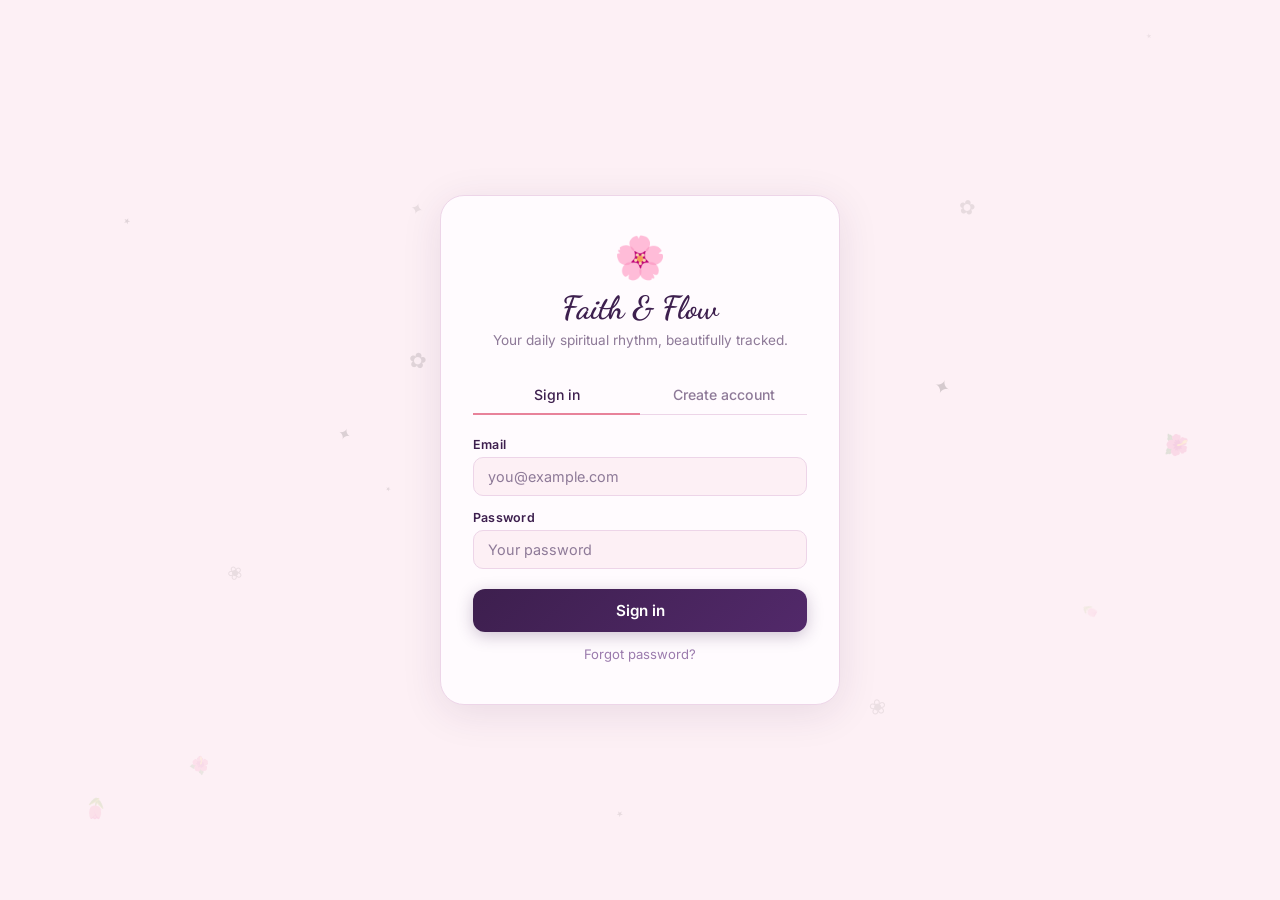
<file: index.html>
<!DOCTYPE html>
<html lang="en">
<head>
  <meta charset="UTF-8" />
  <meta name="viewport" content="width=device-width, initial-scale=1.0" />
  <title>Faith & Flow — Sign in</title>
  <link rel="stylesheet" href="css/style.css" />
</head>
<body>
<canvas id="petal-canvas" style="position:fixed;top:0;left:0;width:100%;height:100%;pointer-events:none;z-index:0"></canvas>
<div class="auth-page" style="position:relative;z-index:1">
  <div class="auth-card">
    <div class="auth-logo">
      <div class="flower logo-bloom">🌸</div>
      <h1>Faith & Flow</h1>
      <p>Your daily spiritual rhythm, beautifully tracked.</p>
    </div>

    <div class="auth-tabs">
      <button class="auth-tab active" onclick="showTab('login')">Sign in</button>
      <button class="auth-tab" onclick="showTab('register')">Create account</button>
    </div>

    <div id="auth-error" class="auth-error"></div>

    <!-- Login form -->
    <form id="login-form" onsubmit="doLogin(event)">
      <div class="form-field">
        <label for="login-email">Email</label>
        <input type="email" id="login-email" placeholder="you@example.com" required />
      </div>
      <div class="form-field">
        <label for="login-password">Password</label>
        <input type="password" id="login-password" placeholder="Your password" required />
      </div>
      <button type="submit" class="btn-primary">Sign in</button>
      <button type="button" style="width:100%;margin-top:8px;background:none;border:none;color:var(--mauve);font-size:.82rem;cursor:pointer;padding:6px;font-family:var(--sans)" onclick="showTab('forgot')">Forgot password?</button>
    </form>

    <!-- Forgot password form -->
    <div id="forgot-form" style="display:none">
      <p style="font-size:.82rem;color:var(--muted);margin-bottom:14px;line-height:1.55">Enter your email and new password below. This works as long as you're on the same device — your account is stored locally.</p>
      <div class="form-field">
        <label for="forgot-email">Email</label>
        <input type="email" id="forgot-email" placeholder="you@example.com" required />
      </div>
      <div class="form-field">
        <label for="forgot-new-pass">New password</label>
        <input type="password" id="forgot-new-pass" placeholder="At least 6 characters" minlength="6" required />
      </div>
      <button type="button" class="btn-primary" onclick="doReset()">Reset password</button>
      <button type="button" style="width:100%;margin-top:8px;background:none;border:none;color:var(--mauve);font-size:.83rem;cursor:pointer;padding:6px;font-family:var(--sans)" onclick="showTab('login')">← Back to sign in</button>
    </div>

    <!-- Register form -->
    <form id="register-form" style="display:none" onsubmit="doRegister(event)">
      <div class="form-field">
        <label for="reg-name">Your name</label>
        <input type="text" id="reg-name" placeholder="e.g. Rhema" required />
      </div>
      <div class="form-field">
        <label for="reg-email">Email</label>
        <input type="email" id="reg-email" placeholder="you@example.com" required />
      </div>
      <div class="form-field">
        <label for="reg-password">Password</label>
        <input type="password" id="reg-password" placeholder="At least 6 characters" minlength="6" required />
      </div>
      <button type="submit" class="btn-primary">Create my account</button>
    </form>
  </div>
</div>

<script src="js/auth.js"></script>
<script>
  // Floating petals
  (function(){
    const canvas = document.getElementById('petal-canvas');
    const ctx = canvas.getContext('2d');
    const petals = [];
    const EMOJIS = ['🌸','🌺','✿','❀','🌷','✦','⋆'];
    function resize(){ canvas.width = window.innerWidth; canvas.height = window.innerHeight; }
    window.addEventListener('resize', resize); resize();
    for (let i = 0; i < 18; i++) {
      petals.push({
        x: Math.random()*window.innerWidth, y: Math.random()*window.innerHeight,
        size: 10+Math.random()*12, speedY: .18+Math.random()*.4,
        speedX: (Math.random()-.5)*.22, rot: Math.random()*Math.PI*2,
        rotSpeed: (Math.random()-.5)*.013, opacity: .1+Math.random()*.2,
        emoji: EMOJIS[Math.floor(Math.random()*EMOJIS.length)],
        wobble: Math.random()*Math.PI*2, wobbleSpeed: .01+Math.random()*.018,
      });
    }
    function draw(){
      ctx.clearRect(0,0,canvas.width,canvas.height);
      petals.forEach(p=>{
        ctx.save(); ctx.globalAlpha=p.opacity;
        ctx.translate(p.x,p.y); ctx.rotate(p.rot);
        ctx.font=`${p.size}px serif`; ctx.textAlign='center'; ctx.textBaseline='middle';
        ctx.fillText(p.emoji,0,0); ctx.restore();
        p.y+=p.speedY; p.x+=p.speedX+Math.sin(p.wobble)*.22;
        p.rot+=p.rotSpeed; p.wobble+=p.wobbleSpeed;
        if(p.y>canvas.height+20){ p.y=-20; p.x=Math.random()*canvas.width; }
        if(p.x<-20) p.x=canvas.width+20;
        if(p.x>canvas.width+20) p.x=-20;
      });
      requestAnimationFrame(draw);
    }
    draw();
  })();
</script>
<script>
  // Redirect if already logged in
  if (Auth.currentUser()) window.location.href = 'pages/dashboard.html';

  function showTab(tab) {
    document.querySelectorAll('.auth-tab').forEach((t, i) => {
      t.classList.toggle('active', (i === 0) === (tab === 'login'));
    });
    document.getElementById('login-form').style.display    = tab === 'login'    ? '' : 'none';
    document.getElementById('register-form').style.display = tab === 'register' ? '' : 'none';
    document.getElementById('forgot-form').style.display   = tab === 'forgot'   ? '' : 'none';
    document.getElementById('auth-error').classList.remove('show');
  }

  function doReset(e) {
    const email = document.getElementById('forgot-email').value.trim().toLowerCase();
    const newPass = document.getElementById('forgot-new-pass').value;
    if (!email || newPass.length < 6) { showError('Please fill in all fields (password min 6 chars).'); return; }
    const res = Auth.resetPassword(email, newPass);
    if (res.ok) {
      showError('');
      document.getElementById('auth-error').style.background = '#D8F3E8';
      document.getElementById('auth-error').style.color = '#2A7A52';
      document.getElementById('auth-error').textContent = 'Password reset! You can now sign in.';
      document.getElementById('auth-error').classList.add('show');
      setTimeout(() => showTab('login'), 2000);
    } else {
      showError(res.error);
    }
  }

  function showError(msg) {
    const el = document.getElementById('auth-error');
    el.textContent = msg;
    el.classList.add('show');
  }

  function doLogin(e) {
    e.preventDefault();
    const res = Auth.login(
      document.getElementById('login-email').value,
      document.getElementById('login-password').value
    );
    if (res.ok) window.location.href = 'pages/dashboard.html';
    else showError(res.error);
  }

  function doRegister(e) {
    e.preventDefault();
    const res = Auth.register(
      document.getElementById('reg-name').value,
      document.getElementById('reg-email').value,
      document.getElementById('reg-password').value
    );
    if (res.ok) window.location.href = 'pages/dashboard.html';
    else showError(res.error);
  }
</script>
</body>
</html>
</file>
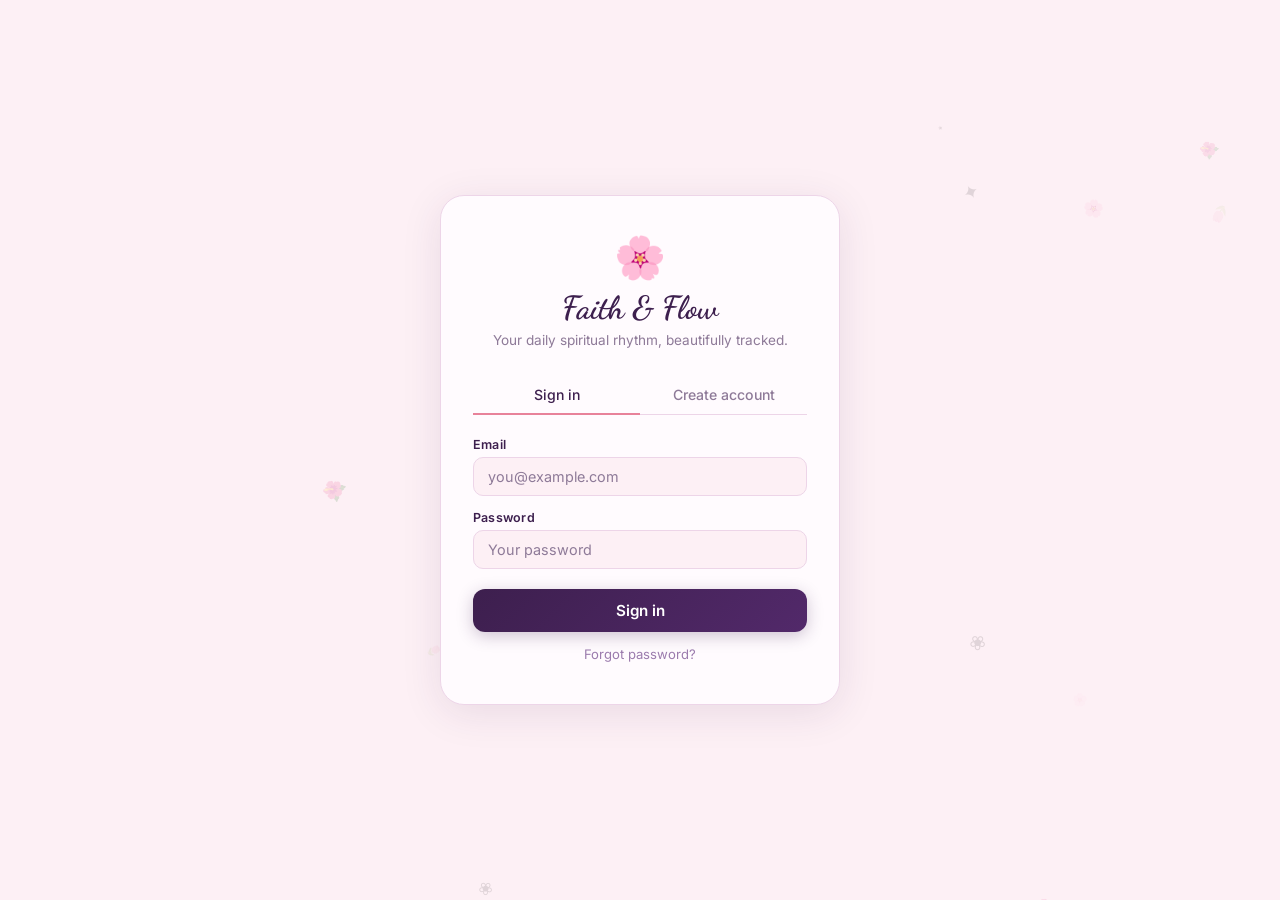
<file: pages/bible.html>
<!DOCTYPE html>
<html lang="en">
<head>
  <meta charset="UTF-8" />
  <meta name="viewport" content="width=device-width, initial-scale=1.0" />
  <title>Faith & Flow — Bible</title>
  <link rel="stylesheet" href="../css/style.css" />
  <style>
    /* ── Bible reader ── */
    .bible-tabs { display:flex; gap:8px; margin-bottom:20px; }
    .btab {
      flex:1; padding:9px 14px; border-radius:12px; border:1.5px solid var(--border);
      font-family:var(--sans); font-size:.84rem; font-weight:500; cursor:pointer;
      background:var(--white); color:var(--mauve); transition:all .18s;
    }
    .btab.active {
      background:linear-gradient(135deg,var(--lavender2),var(--petal));
      color:var(--plum); border-color:var(--lavender); box-shadow:0 2px 12px rgba(196,168,224,.3);
    }
    /* reader panel */
    .reader-wrap { background:var(--white); border:1px solid var(--border); border-radius:22px; overflow:hidden; }
    .reader-toolbar {
      display:flex; align-items:center; gap:10px; padding:14px 18px;
      border-bottom:1px solid var(--border); flex-wrap:wrap;
    }
    .reader-toolbar select {
      border:1.5px solid var(--border); border-radius:10px; padding:6px 10px;
      font-family:var(--sans); font-size:.84rem; color:var(--ink);
      background:var(--blush); outline:none; cursor:pointer;
      transition:border-color .2s;
    }
    .reader-toolbar select:focus { border-color:var(--lavender); }
    .btn-nav {
      background:var(--blush); border:1.5px solid var(--border); border-radius:8px;
      padding:6px 12px; font-size:.82rem; color:var(--mauve); cursor:pointer;
      transition:all .15s; font-family:var(--sans);
    }
    .btn-nav:hover { border-color:var(--lavender); color:var(--plum); }
    .btn-nav:disabled { opacity:.4; cursor:not-allowed; }
    .btn-mark-read {
      margin-left:auto; background:linear-gradient(135deg,var(--lavender),var(--rose));
      border:none; border-radius:10px; padding:7px 16px;
      font-family:var(--sans); font-size:.82rem; font-weight:600;
      color:white; cursor:pointer; transition:all .2s;
      box-shadow:0 2px 10px rgba(196,168,224,.35);
    }
    .btn-mark-read:hover { box-shadow:0 4px 16px rgba(196,168,224,.5); transform:translateY(-1px); }
    .btn-mark-read.done-read {
      background:linear-gradient(135deg,var(--success),#5aad8a);
    }
    .reader-body { padding:24px 28px 20px; }
    .reader-chapter-title {
      font-family:var(--serif); font-size:1.35rem; color:var(--plum);
      margin-bottom:18px; font-style:italic;
    }
    .reader-loading { text-align:center; padding:40px; color:var(--muted); font-size:.9rem; }
    .reader-error { text-align:center; padding:30px; color:var(--rose); font-size:.85rem; }
    .verse-line {
      display:flex; gap:10px; margin-bottom:8px; line-height:1.75;
    }
    .verse-num {
      font-size:.68rem; font-weight:700; color:var(--lavender);
      min-width:22px; padding-top:3px; user-select:none; flex-shrink:0;
    }
    .verse-txt { font-size:.95rem; color:var(--ink); }

    /* ── Reflection section inside reader ── */
    .reflection-section {
      margin-top:28px; border-top:1px solid var(--border); padding-top:20px;
    }
    .reflection-section h4 {
      font-family:var(--serif); font-size:1rem; color:var(--plum); margin-bottom:12px;
    }
    .reflection-entry {
      background:var(--blush2); border:1px solid var(--border); border-radius:14px;
      padding:14px 16px; margin-bottom:10px; position:relative;
    }
    .reflection-entry-text { font-size:.875rem; color:var(--ink); line-height:1.6; white-space:pre-wrap; }
    .reflection-entry-date { font-size:.68rem; color:var(--muted); margin-top:6px; }
    .btn-delete-ref {
      position:absolute; top:10px; right:12px; background:none; border:none;
      color:var(--muted); cursor:pointer; font-size:.8rem; padding:2px 6px;
      border-radius:6px; transition:color .15s, background .15s;
    }
    .btn-delete-ref:hover { color:var(--rose); background:var(--petal2); }
    .new-reflection {
      margin-top:8px;
    }
    .new-reflection textarea {
      width:100%; border:1.5px solid var(--border); border-radius:12px;
      padding:10px 14px; font-family:var(--sans); font-size:.875rem;
      color:var(--ink); background:var(--blush); resize:vertical;
      min-height:80px; outline:none; line-height:1.6;
      transition:border-color .2s, box-shadow .2s;
    }
    .new-reflection textarea:focus { border-color:var(--lavender); box-shadow:0 0 0 3px rgba(196,168,224,.12); background:var(--white); }
    .new-reflection textarea::placeholder { color:var(--muted); }
    .new-reflection-actions { display:flex; justify-content:flex-end; gap:8px; margin-top:8px; }
    .btn-save-ref {
      background:linear-gradient(135deg,var(--plum),var(--plum2)); border:none;
      border-radius:9px; padding:7px 18px; font-family:var(--sans); font-size:.82rem;
      font-weight:600; color:white; cursor:pointer; transition:all .18s;
      box-shadow:0 3px 12px rgba(61,31,78,.2);
    }
    .btn-save-ref:hover { box-shadow:0 5px 18px rgba(61,31,78,.3); transform:translateY(-1px); }
  </style>
</head>
<body>

<canvas id="petal-canvas"></canvas>

<header class="app-header">
  <a href="dashboard.html" class="logo"><span class="logo-bloom">🌸</span> Faith &amp; Flow</a>
  <nav><ul class="nav-links">
    <li><a href="dashboard.html">Today</a></li>
    <li><a href="bible.html" class="active">Bible</a></li>
    <li><a href="books.html">Books</a></li>
    <li><a href="journal.html">Journal</a></li>
  </ul></nav>
  <div class="header-right">
    <span class="user-name" id="user-name"></span>
    <button class="btn-logout" onclick="Auth.logout()">Sign out</button>
  </div>
</header>

<main class="page-wrap">
  <div class="bible-hero">
    <h1>The whole Bible</h1>
    <p class="progress-info" id="progress-text"></p>
    <div class="prog-bar"><div class="prog-fill" id="global-bar" style="width:0%"></div></div>
  </div>

  <!-- View tabs -->
  <div class="bible-tabs">
    <button class="btab active" id="tab-tracker" onclick="switchTab('tracker')">📖 Chapter Tracker</button>
    <button class="btab" id="tab-reader" onclick="switchTab('reader')">✨ Read the Bible</button>
  </div>

  <!-- Tracker view -->
  <div id="view-tracker">
    <div id="bible-root"></div>
  </div>

  <!-- Reader view -->
  <div id="view-reader" style="display:none">
    <div class="reader-wrap">
      <div class="reader-toolbar">
        <select id="sel-book" onchange="onBookChange()"></select>
        <select id="sel-chapter" onchange="loadChapter()"></select>
        <button class="btn-nav" id="btn-prev" onclick="navChapter(-1)">← Prev</button>
        <button class="btn-nav" id="btn-next" onclick="navChapter(1)">Next →</button>
        <button class="btn-mark-read" id="btn-mark-read" onclick="markCurrentRead()">Mark as read ✓</button>
      </div>
      <div class="reader-body">
        <div id="reader-content"><div class="reader-loading">Select a book and chapter to begin reading 🌸</div></div>
      </div>
    </div>
  </div>
</main>

<script src="../js/auth.js"></script>
<script src="../js/store.js"></script>
<script src="../js/bible.js"></script>
<script>
  if (!Auth.requireAuth()) throw '';
  document.getElementById('user-name').textContent = Auth.currentUser().name;

  // ── Floating petals ───────────────────────────────
  (function(){
    const canvas = document.getElementById('petal-canvas');
    const ctx = canvas.getContext('2d');
    const petals = [];
    const EMOJIS = ['🌸','🌺','✿','❀','🌷','✦','⋆'];
    function resize(){ canvas.width = window.innerWidth; canvas.height = window.innerHeight; }
    window.addEventListener('resize', resize); resize();
    for (let i = 0; i < 18; i++) {
      petals.push({
        x: Math.random()*window.innerWidth, y: Math.random()*window.innerHeight,
        size: 10+Math.random()*12, speedY: .18+Math.random()*.4,
        speedX: (Math.random()-.5)*.22, rot: Math.random()*Math.PI*2,
        rotSpeed: (Math.random()-.5)*.013, opacity: .1+Math.random()*.2,
        emoji: EMOJIS[Math.floor(Math.random()*EMOJIS.length)],
        wobble: Math.random()*Math.PI*2, wobbleSpeed: .01+Math.random()*.018,
      });
    }
    function draw(){
      ctx.clearRect(0,0,canvas.width,canvas.height);
      petals.forEach(p=>{
        ctx.save(); ctx.globalAlpha=p.opacity;
        ctx.translate(p.x,p.y); ctx.rotate(p.rot);
        ctx.font=`${p.size}px serif`; ctx.textAlign='center'; ctx.textBaseline='middle';
        ctx.fillText(p.emoji,0,0); ctx.restore();
        p.y+=p.speedY; p.x+=p.speedX+Math.sin(p.wobble)*.22;
        p.rot+=p.rotSpeed; p.wobble+=p.wobbleSpeed;
        if(p.y>canvas.height+20){ p.y=-20; p.x=Math.random()*canvas.width; }
        if(p.x<-20) p.x=canvas.width+20;
        if(p.x>canvas.width+20) p.x=-20;
      });
      requestAnimationFrame(draw);
    }
    draw();
  })();

  // ── Tab switching ─────────────────────────────────
  function switchTab(tab) {
    document.getElementById('view-tracker').style.display = tab === 'tracker' ? '' : 'none';
    document.getElementById('view-reader').style.display  = tab === 'reader'  ? '' : 'none';
    document.getElementById('tab-tracker').classList.toggle('active', tab === 'tracker');
    document.getElementById('tab-reader').classList.toggle('active',  tab === 'reader');
    if (tab === 'reader' && !readerInitialized) initReader();
  }

  // ── Global progress ───────────────────────────────
  function refreshGlobal() {
    const read = Store.totalChaptersRead();
    const pct  = ((read / TOTAL_CHAPTERS) * 100).toFixed(1);
    document.getElementById('progress-text').textContent =
      `${read.toLocaleString()} of ${TOTAL_CHAPTERS.toLocaleString()} chapters read (${pct}%)`;
    document.getElementById('global-bar').style.width = pct + '%';
  }

  // ── Tracker view ──────────────────────────────────
  function renderBook(book) {
    const total = book.chapters; let readCount = 0;
    for (let c = 1; c <= total; c++) if (Store.isChapterRead(book.name, c)) readCount++;
    const pct = total > 0 ? (readCount / total) * 100 : 0;
    const id = 'acc-' + book.name.replace(/\s/g,'_');
    return `
      <div class="book-accordion" id="${id}">
        <div class="book-head" onclick="toggleAccordion(this)" role="button" tabindex="0"
             onkeydown="if(event.key==='Enter'||event.key===' ')toggleAccordion(this)">
          <span class="book-name">${book.name}</span>
          <span class="book-progress" id="${id}-prog">${readCount}/${total}</span>
          <div class="mini-bar"><div class="mini-fill" id="${id}-bar" style="width:${pct}%"></div></div>
          <span class="chevron">▾</span>
        </div>
        <div class="chapter-grid" style="display:none">
          ${Array.from({length: total}, (_,i) => {
            const c = i + 1;
            const read = Store.isChapterRead(book.name, c);
            const refs = Store.getReflections(book.name, c);
            const hasNote = refs.length > 0;
            return `<button class="ch-btn${read?' read':''}${hasNote?' has-note':''}"
              onclick="toggleChapter('${book.name}',${c},this)"
              title="${read?'Read':'Unread'}${hasNote?' · '+refs.length+' reflection(s)':''} · Click to toggle, right-click to open in reader"
              oncontextmenu="openInReader('${book.name}',${c});return false">${c}</button>`;
          }).join('')}
          <div style="width:100%;padding-top:4px">
            <p class="weekly-note">Click to mark read/unread · Right-click to open in reader ✨</p>
          </div>
        </div>
      </div>`;
  }

  function buildBible() {
    const root = document.getElementById('bible-root');
    const ot = BIBLE_BOOKS.filter(b => b.testament === 'OT');
    const nt = BIBLE_BOOKS.filter(b => b.testament === 'NT');
    root.innerHTML = `
      <div class="testament-label">Old Testament</div>
      ${ot.map(renderBook).join('')}
      <div class="testament-label">New Testament</div>
      ${nt.map(renderBook).join('')}`;
    refreshGlobal();
  }

  function toggleAccordion(head) {
    const acc  = head.closest('.book-accordion');
    const grid = acc.querySelector('.chapter-grid');
    const open = acc.classList.toggle('open');
    grid.style.display = open ? 'flex' : 'none';
  }

  function toggleChapter(book, chapter, btn) {
    const nowRead = Store.toggleChapter(book, chapter);
    btn.classList.toggle('read', nowRead);
    const refs = Store.getReflections(book, chapter);
    const hasNote = refs.length > 0;
    btn.classList.toggle('has-note', hasNote);
    btn.title = (nowRead ? 'Read' : 'Unread') + (hasNote ? ` · ${refs.length} reflection(s)` : '') + ' · Right-click to open in reader';
    btn.style.transform = 'scale(1.35)';
    setTimeout(() => btn.style.transform = '', 220);

    const bookData = BIBLE_BOOKS.find(b => b.name === book);
    let readCount = 0;
    for (let c = 1; c <= bookData.chapters; c++) if (Store.isChapterRead(book, c)) readCount++;
    const id = 'acc-' + book.replace(/\s/g,'_');
    document.getElementById(id+'-prog').textContent = `${readCount}/${bookData.chapters}`;
    document.getElementById(id+'-bar').style.width = ((readCount/bookData.chapters)*100) + '%';

    Store.saveDay(Store.todayKey(), { bibleChapter: true });
    refreshGlobal();
  }

  function openInReader(bookName, chapter) {
    switchTab('reader');
    if (!readerInitialized) initReader();
    const sel = document.getElementById('sel-book');
    sel.value = bookName;
    onBookChange(chapter);
  }

  // ── Bible Reader ──────────────────────────────────
  let readerInitialized = false;
  let currentBook = null;
  let currentChapter = 1;
  let loadingChapter = false;

  function initReader() {
    readerInitialized = true;
    const sel = document.getElementById('sel-book');
    BIBLE_BOOKS.forEach(b => {
      const opt = document.createElement('option');
      opt.value = b.name; opt.textContent = b.name;
      sel.appendChild(opt);
    });
    currentBook = BIBLE_BOOKS[0].name;
    sel.value = currentBook;
    populateChapters();
    loadChapter();
  }

  function populateChapters(targetChapter) {
    const book = BIBLE_BOOKS.find(b => b.name === currentBook);
    const sel = document.getElementById('sel-chapter');
    sel.innerHTML = '';
    for (let i = 1; i <= book.chapters; i++) {
      const opt = document.createElement('option');
      opt.value = i; opt.textContent = `Chapter ${i}`;
      sel.appendChild(opt);
    }
    currentChapter = targetChapter || 1;
    sel.value = currentChapter;
  }

  function onBookChange(targetChapter) {
    currentBook = document.getElementById('sel-book').value;
    populateChapters(targetChapter);
    loadChapter();
  }

  function updateNavButtons() {
    const book = BIBLE_BOOKS.find(b => b.name === currentBook);
    document.getElementById('btn-prev').disabled = currentChapter <= 1;
    document.getElementById('btn-next').disabled = currentChapter >= book.chapters;
  }

  function navChapter(dir) {
    const book = BIBLE_BOOKS.find(b => b.name === currentBook);
    const next = currentChapter + dir;
    if (next < 1 || next > book.chapters) return;
    currentChapter = next;
    document.getElementById('sel-chapter').value = currentChapter;
    loadChapter();
  }

  async function loadChapter() {
    if (loadingChapter) return;
    currentBook = document.getElementById('sel-book').value;
    currentChapter = parseInt(document.getElementById('sel-chapter').value);
    updateMarkReadButton();
    updateNavButtons();

    const content = document.getElementById('reader-content');
    content.innerHTML = '<div class="reader-loading">Loading… 🌸</div>';
    loadingChapter = true;

    try {
      // bible-api.com provides KJV free; for NLT-style wording we use their "web" (World English Bible)
      // which is modern, free, and copyright-free — closest freely available to NLT in style
      const bookSlug = currentBook.toLowerCase().replace(/\s+/g, '+');
      const url = `https://bible-api.com/${encodeURIComponent(currentBook)}+${currentChapter}?translation=web`;
      const res = await fetch(url);
      if (!res.ok) throw new Error('Network response not ok');
      const data = await res.json();

      renderChapterContent(data.verses || []);
    } catch(e) {
      content.innerHTML = `<div class="reader-error">
        Couldn't load this chapter right now — please check your internet connection and try again.<br><br>
        <button class="btn-nav" onclick="loadChapter()">Retry</button>
      </div>`;
    } finally {
      loadingChapter = false;
    }
  }

  function renderChapterContent(verses) {
    const isRead = Store.isChapterRead(currentBook, currentChapter);
    const refs = Store.getReflections(currentBook, currentChapter);

    const versesHtml = verses.map(v =>
      `<div class="verse-line">
        <span class="verse-num">${v.verse}</span>
        <span class="verse-txt">${v.text.trim()}</span>
      </div>`
    ).join('');

    const refsHtml = refs.length ? refs.map((r, i) => `
      <div class="reflection-entry" id="ref-entry-${i}">
        <div class="reflection-entry-text">${escHtml(r.text)}</div>
        <div class="reflection-entry-date">${new Date(r.date).toLocaleDateString('en-GB',{day:'numeric',month:'short',year:'numeric'})}</div>
        <button class="btn-delete-ref" onclick="deleteReflection(${i})" title="Delete this reflection">✕</button>
      </div>`) .join('') : '<p style="font-size:.8rem;color:var(--muted);font-style:italic">No reflections yet for this chapter.</p>';

    document.getElementById('reader-content').innerHTML = `
      <div class="reader-chapter-title">${currentBook} — Chapter ${currentChapter}</div>
      ${versesHtml}
      <div class="reflection-section">
        <h4>📝 My Reflections</h4>
        <div id="refs-list">${refsHtml}</div>
        <div class="new-reflection">
          <textarea id="new-ref-input" placeholder="What stood out to you in this chapter? Any thoughts, questions, or verses that hit different…"></textarea>
          <div class="new-reflection-actions">
            <button class="btn-save-ref" onclick="saveNewReflection()">Save reflection 💜</button>
          </div>
        </div>
      </div>`;

    updateMarkReadButton();
  }

  function escHtml(t) {
    return t.replace(/&/g,'&amp;').replace(/</g,'&lt;').replace(/>/g,'&gt;');
  }

  function updateMarkReadButton() {
    const btn = document.getElementById('btn-mark-read');
    if (!btn) return;
    const isRead = Store.isChapterRead(currentBook, currentChapter);
    btn.textContent = isRead ? '✓ Read' : 'Mark as read ✓';
    btn.classList.toggle('done-read', isRead);
  }

  function markCurrentRead() {
    const wasRead = Store.isChapterRead(currentBook, currentChapter);
    Store.toggleChapter(currentBook, currentChapter);
    if (!wasRead) Store.saveDay(Store.todayKey(), { bibleChapter: true });
    updateMarkReadButton();
    refreshGlobal();
    // update tracker button if visible
    const btn = document.querySelector(`#acc-${currentBook.replace(/\s/g,'_')} .chapter-grid .ch-btn:nth-child(${currentChapter})`);
    if (btn) btn.classList.toggle('read', !wasRead);
  }

  function saveNewReflection() {
    const inp = document.getElementById('new-ref-input');
    const text = inp.value.trim();
    if (!text) return;
    Store.addReflection(currentBook, currentChapter, text);
    inp.value = '';
    // re-render reflection list
    const refs = Store.getReflections(currentBook, currentChapter);
    const refsHtml = refs.map((r, i) => `
      <div class="reflection-entry">
        <div class="reflection-entry-text">${escHtml(r.text)}</div>
        <div class="reflection-entry-date">${new Date(r.date).toLocaleDateString('en-GB',{day:'numeric',month:'short',year:'numeric'})}</div>
        <button class="btn-delete-ref" onclick="deleteReflection(${i})" title="Delete">✕</button>
      </div>`).join('');
    document.getElementById('refs-list').innerHTML = refsHtml;
  }

  function deleteReflection(i) {
    if (!confirm('Delete this reflection?')) return;
    Store.deleteReflection(currentBook, currentChapter, i);
    const refs = Store.getReflections(currentBook, currentChapter);
    const refsHtml = refs.length ? refs.map((r, idx) => `
      <div class="reflection-entry">
        <div class="reflection-entry-text">${escHtml(r.text)}</div>
        <div class="reflection-entry-date">${new Date(r.date).toLocaleDateString('en-GB',{day:'numeric',month:'short',year:'numeric'})}</div>
        <button class="btn-delete-ref" onclick="deleteReflection(${idx})" title="Delete">✕</button>
      </div>`).join('')
    : '<p style="font-size:.8rem;color:var(--muted);font-style:italic">No reflections yet.</p>';
    document.getElementById('refs-list').innerHTML = refsHtml;
  }

  buildBible();
</script>
</body>
</html>
</file>
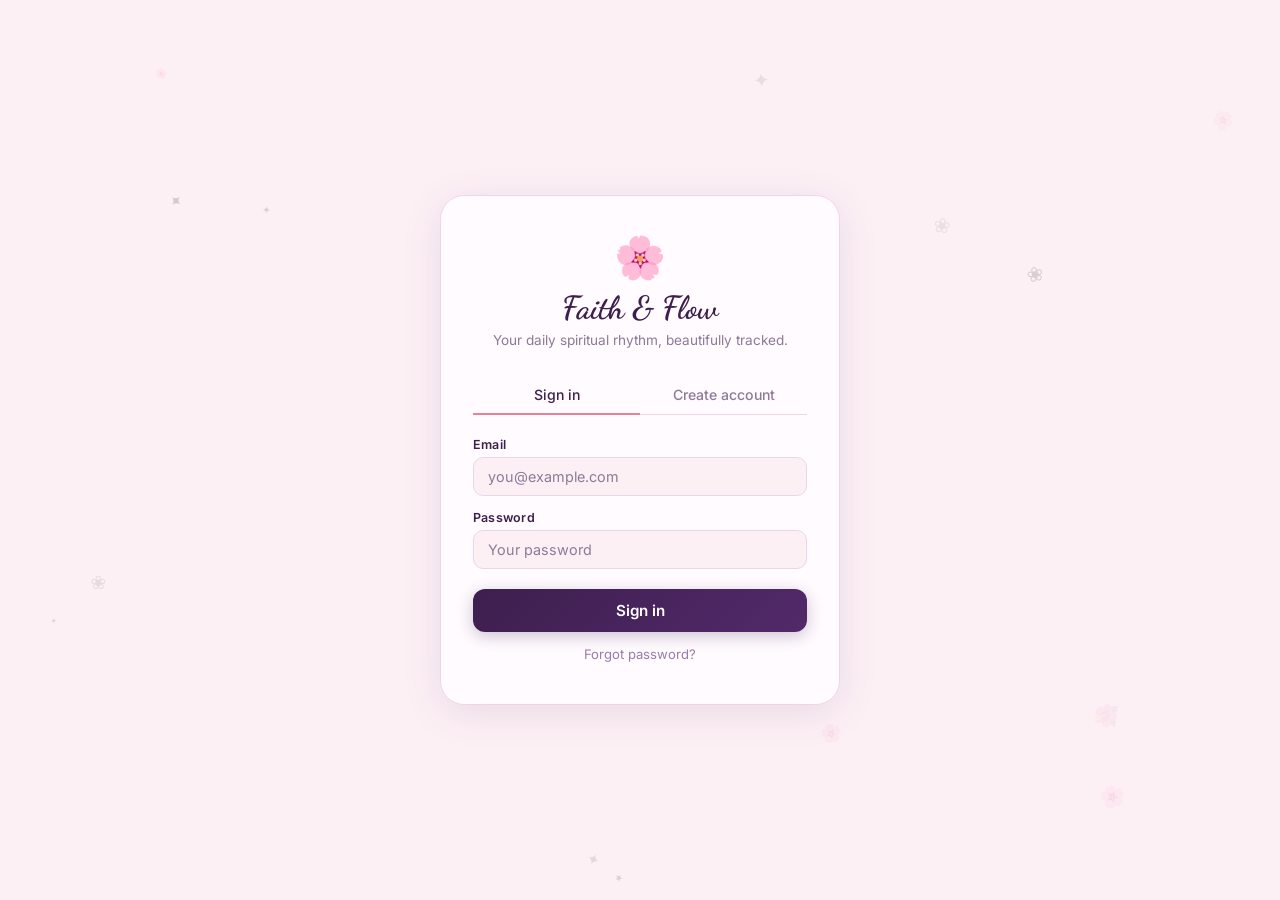
<file: pages/books.html>
<!DOCTYPE html>
<html lang="en">
<head>
  <meta charset="UTF-8" />
  <meta name="viewport" content="width=device-width, initial-scale=1.0" />
  <title>Faith & Flow — Books</title>
  <link rel="stylesheet" href="../css/style.css" />
</head>
<body>

<canvas id="petal-canvas"></canvas>

<header class="app-header">
  <a href="dashboard.html" class="logo"><span class="logo-bloom">🌸</span> Faith &amp; Flow</a>
  <nav><ul class="nav-links">
    <li><a href="dashboard.html">Today</a></li>
    <li><a href="bible.html">Bible</a></li>
    <li><a href="books.html" class="active">Books</a></li>
    <li><a href="journal.html">Journal</a></li>
  </ul></nav>
  <div class="header-right">
    <span class="user-name" id="user-name"></span>
    <button class="btn-logout" onclick="Auth.logout()">Sign out</button>
  </div>
</header>

<main class="page-wrap">
  <div style="margin-bottom:22px">
    <h1 style="color:var(--plum);font-size:1.7rem">Book reading</h1>
    <p style="font-size:.875rem;color:var(--muted);margin-top:4px">3 chapters per week · one book at a time</p>
  </div>

  <div class="books-wrap">
    <div class="add-book-form">
      <input type="text" id="new-book-title" placeholder="Book title…" maxlength="120"
        onkeydown="if(event.key==='Enter')addBook()" />
      <button class="btn-add" onclick="addBook()">+ Add book</button>
    </div>

    <div id="books-list"></div>
    <div id="books-empty" style="display:none" class="empty-state">
      <span class="e-emoji">📖</span>
      <p>No books yet. Add the first one above!</p>
    </div>
  </div>
</main>

<script src="../js/auth.js"></script>
<script src="../js/store.js"></script>
<script>
  if (!Auth.requireAuth()) throw '';
  document.getElementById('user-name').textContent = Auth.currentUser().name;

  // ── Floating petals ───────────────────────────────
  (function(){
    const canvas = document.getElementById('petal-canvas');
    const ctx = canvas.getContext('2d');
    const petals = [];
    const EMOJIS = ['🌸','🌺','✿','❀','🌷','✦','⋆'];
    function resize(){ canvas.width = window.innerWidth; canvas.height = window.innerHeight; }
    window.addEventListener('resize', resize); resize();
    for (let i = 0; i < 18; i++) {
      petals.push({
        x: Math.random()*window.innerWidth, y: Math.random()*window.innerHeight,
        size: 10+Math.random()*12, speedY: .18+Math.random()*.4,
        speedX: (Math.random()-.5)*.22, rot: Math.random()*Math.PI*2,
        rotSpeed: (Math.random()-.5)*.013, opacity: .1+Math.random()*.2,
        emoji: EMOJIS[Math.floor(Math.random()*EMOJIS.length)],
        wobble: Math.random()*Math.PI*2, wobbleSpeed: .01+Math.random()*.018,
      });
    }
    function draw(){
      ctx.clearRect(0,0,canvas.width,canvas.height);
      petals.forEach(p=>{
        ctx.save(); ctx.globalAlpha=p.opacity;
        ctx.translate(p.x,p.y); ctx.rotate(p.rot);
        ctx.font=`${p.size}px serif`; ctx.textAlign='center'; ctx.textBaseline='middle';
        ctx.fillText(p.emoji,0,0); ctx.restore();
        p.y+=p.speedY; p.x+=p.speedX+Math.sin(p.wobble)*.22;
        p.rot+=p.rotSpeed; p.wobble+=p.wobbleSpeed;
        if(p.y>canvas.height+20){ p.y=-20; p.x=Math.random()*canvas.width; }
        if(p.x<-20) p.x=canvas.width+20;
        if(p.x>canvas.width+20) p.x=-20;
      });
      requestAnimationFrame(draw);
    }
    draw();
  })();

  // ── Confetti ──────────────────────────────────────
  function confettiBurst() {
    const colors = ['#C4A8E0','#E8829A','#F0D6E8','#D4A853','#7BBEA0'];
    for (let i = 0; i < 18; i++) {
      const p = document.createElement('div');
      p.className = 'confetti-piece';
      p.style.cssText = `left:${20+Math.random()*60}%;top:30%;width:${6+Math.random()*6}px;height:${6+Math.random()*10}px;background:${colors[Math.floor(Math.random()*5)]};animation-delay:${Math.random()*.4}s;animation-duration:${1+Math.random()*.6}s`;
      document.body.appendChild(p);
      p.addEventListener('animationend', () => p.remove());
    }
  }

  function addBook() {
    const input = document.getElementById('new-book-title');
    const title = input.value.trim();
    if (!title) return;
    Store.addBook(title);
    input.value = '';
    renderBooks();
  }

  function increment(id) {
    const book = Store.getBooks().find(b => b.id === id);
    if (!book || book.done) return;
    Store.updateBook(id, { chaptersRead: book.chaptersRead + 1 });
    renderBooks();
  }

  function decrement(id) {
    const book = Store.getBooks().find(b => b.id === id);
    if (!book || book.done || book.chaptersRead === 0) return;
    Store.updateBook(id, { chaptersRead: book.chaptersRead - 1 });
    renderBooks();
  }

  function markDone(id) {
    if (!confirm('Mark this book as finished? 🎉')) return;
    Store.markBookDone(id);
    confettiBurst();
    renderBooks();
  }

  function renderBooks() {
    const books = Store.getBooks();
    const list  = document.getElementById('books-list');
    const empty = document.getElementById('books-empty');

    if (!books.length) {
      list.innerHTML = '';
      empty.style.display = 'block';
      return;
    }
    empty.style.display = 'none';

    const sorted = [...books].sort((a, b) => {
      if (a.done !== b.done) return a.done ? 1 : -1;
      return b.addedAt - a.addedAt;
    });

    list.innerHTML = sorted.map(book => {
      const wc   = book.chaptersRead % 3;
      const wpct = Math.min(100, (wc / 3) * 100);
      return `
        <div class="book-card${book.done?' completed':''}">
          <div class="book-card-top">
            <div class="book-card-title">${book.title}</div>
            ${book.done ? '<span class="badge-done">✓ Finished</span>' : ''}
          </div>
          <div class="chapters-row">
            <div class="mini-bar-book"><div class="mini-fill-book" style="width:${wpct}%"></div></div>
            <span class="chapters-label">${wc}/3 this week · ${book.chaptersRead} total</span>
          </div>
          ${!book.done ? `
          <div class="chapter-controls">
            <button class="btn-sm" onclick="decrement(${book.id})">− chapter</button>
            <button class="btn-sm" onclick="increment(${book.id})">+ chapter</button>
            <button class="btn-sm done-btn" onclick="markDone(${book.id})">Mark as finished</button>
          </div>
          <p class="weekly-note">Goal: 3 chapters a week · started ${new Date(book.addedAt).toLocaleDateString('en-GB',{day:'numeric',month:'short',year:'numeric'})}</p>
          ` : `
          <p class="weekly-note" style="margin-top:8px">Completed ${new Date(book.completedAt||book.addedAt).toLocaleDateString('en-GB',{day:'numeric',month:'short',year:'numeric'})} · ${book.chaptersRead} chapters total</p>`}
        </div>`;
    }).join('');
  }

  renderBooks();
</script>
</body>
</html>
</file>
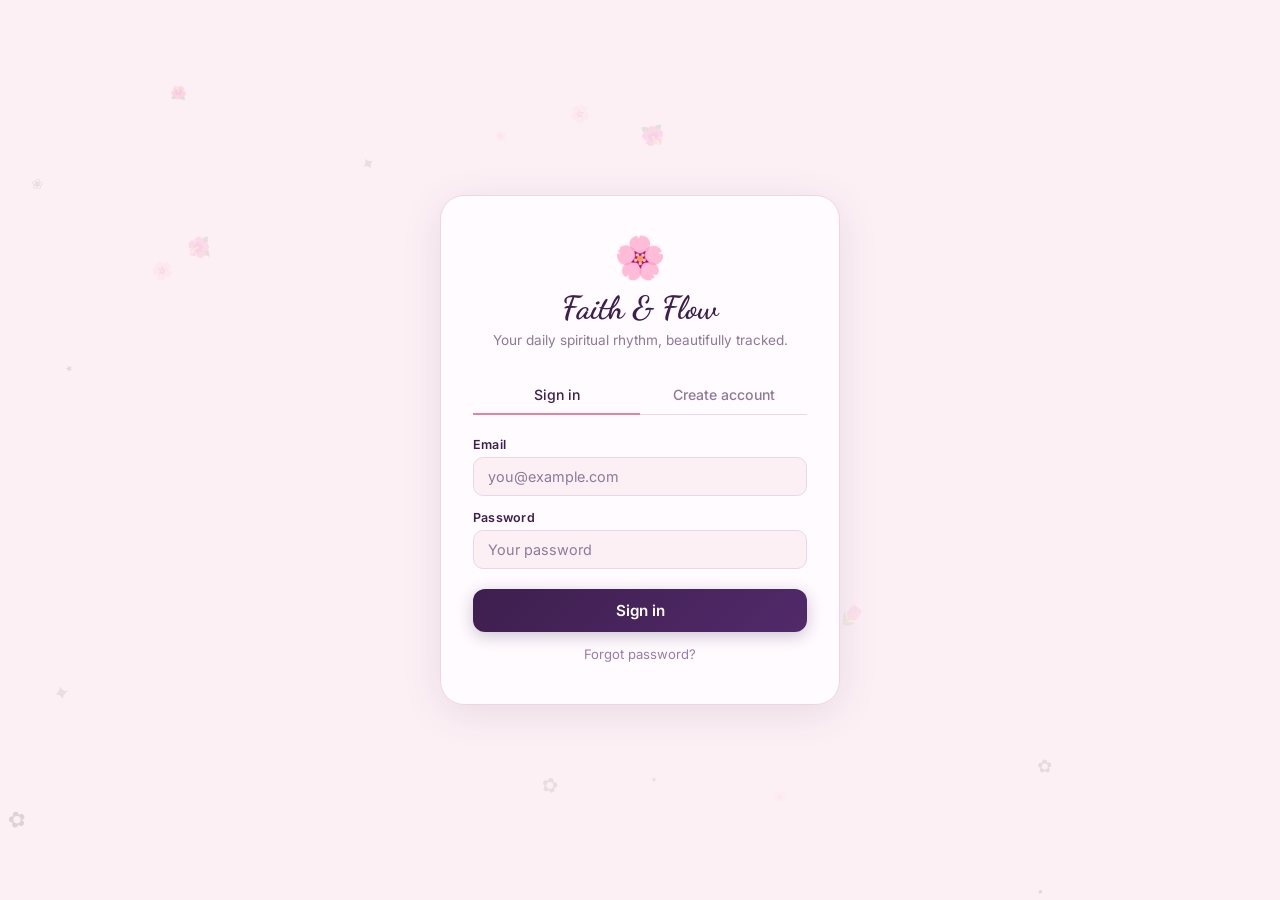
<file: pages/dashboard.html>
<!DOCTYPE html>
<html lang="en">
<head>
  <meta charset="UTF-8" />
  <meta name="viewport" content="width=device-width, initial-scale=1.0" />
  <title>Faith & Flow — Today</title>
  <link rel="stylesheet" href="../css/style.css" />
</head>
<body>

<canvas id="petal-canvas"></canvas>

<header class="app-header">
  <a href="dashboard.html" class="logo"><span class="logo-bloom">🌸</span> Faith &amp; Flow</a>
  <nav><ul class="nav-links">
    <li><a href="dashboard.html" class="active">Today</a></li>
    <li><a href="bible.html">Bible</a></li>
    <li><a href="books.html">Books</a></li>
    <li><a href="journal.html">Journal</a></li>
  </ul></nav>
  <div class="header-right">
    <span class="user-name" id="user-name"></span>
    <button class="btn-logout" onclick="Auth.logout()">Sign out</button>
  </div>
</header>

<main class="page-wrap">

  <!-- Hero greeting -->
  <div class="hero">
    <div class="hero-sparkles" id="sparkle-container"></div>
    <div class="hero-script" id="greeting-text"></div>
    <div class="hero-date" id="date-text"></div>
  </div>

  <!-- Verse of the day -->
  <div class="verse-card">
    <div class="verse-tag">Verse of the day</div>
    <div class="verse-text" id="verse-text"></div>
    <div class="verse-ref" id="verse-ref"></div>
  </div>

  <!-- Week strip -->
  <div class="panel">
    <div class="panel-header">
      <span class="panel-title">This week</span>
      <span class="panel-badge" id="week-badge">0 / 7 days</span>
    </div>
    <div class="week-strip" id="week-strip"></div>
  </div>

  <!-- Progress rings -->
  <div class="rings-strip">
    <div class="ring-tile">
      <div class="ring-shimmer"></div>
      <div class="ring-wrap">
        <svg viewBox="0 0 66 66" width="66" height="66">
          <circle cx="33" cy="33" r="28" fill="none" stroke="var(--border)" stroke-width="5"/>
          <circle cx="33" cy="33" r="28" fill="none" stroke="url(#rg1)" stroke-width="5"
            stroke-linecap="round" stroke-dasharray="175.9" id="ring-chapters-arc" stroke-dashoffset="175.9"/>
          <defs><linearGradient id="rg1" x1="0%" y1="0%" x2="100%" y2="100%">
            <stop offset="0%" stop-color="#C4A8E0"/><stop offset="100%" stop-color="#E8829A"/>
          </linearGradient></defs>
        </svg>
        <div class="ring-val" id="ring-chapters-val">0</div>
      </div>
      <div class="ring-lbl">Chapters Read</div>
    </div>
    <div class="ring-tile">
      <div class="ring-shimmer"></div>
      <div class="ring-wrap">
        <svg viewBox="0 0 66 66" width="66" height="66">
          <circle cx="33" cy="33" r="28" fill="none" stroke="var(--border)" stroke-width="5"/>
          <circle cx="33" cy="33" r="28" fill="none" stroke="url(#rg2)" stroke-width="5"
            stroke-linecap="round" stroke-dasharray="175.9" id="ring-streak-arc" stroke-dashoffset="175.9"/>
          <defs><linearGradient id="rg2" x1="0%" y1="0%" x2="100%" y2="100%">
            <stop offset="0%" stop-color="#E4C070"/><stop offset="100%" stop-color="#E8829A"/>
          </linearGradient></defs>
        </svg>
        <div class="ring-val" id="ring-streak-val">0</div>
      </div>
      <div class="ring-lbl">Day Streak 🔥</div>
    </div>
    <div class="ring-tile">
      <div class="ring-shimmer"></div>
      <div class="ring-wrap">
        <svg viewBox="0 0 66 66" width="66" height="66">
          <circle cx="33" cy="33" r="28" fill="none" stroke="var(--border)" stroke-width="5"/>
          <circle cx="33" cy="33" r="28" fill="none" stroke="url(#rg3)" stroke-width="5"
            stroke-linecap="round" stroke-dasharray="175.9" id="ring-pct-arc" stroke-dashoffset="175.9"/>
          <defs><linearGradient id="rg3" x1="0%" y1="0%" x2="100%" y2="100%">
            <stop offset="0%" stop-color="#7BBEA0"/><stop offset="100%" stop-color="#C4A8E0"/>
          </linearGradient></defs>
        </svg>
        <div class="ring-val" id="ring-pct-val" style="font-size:.85rem">0%</div>
      </div>
      <div class="ring-lbl">Bible complete</div>
    </div>
  </div>

  <!-- Daily rhythm -->
  <div class="panel">
    <div class="panel-header">
      <span class="panel-title">Today's rhythm</span>
      <span class="panel-badge" id="tasks-badge">0 / 3</span>
    </div>

    <div class="task-row" id="row-bible">
      <button class="tick" id="tick-bible" onclick="toggleBibleToday()" aria-label="Mark Bible chapter done">✓</button>
      <div class="task-body">
        <div class="task-label" id="label-bible">Read one Bible chapter</div>
        <div class="task-sub"><a href="bible.html">Open Bible tracker →</a></div>
      </div>
    </div>

    <div class="task-row" id="row-sermon">
      <button class="tick" id="tick-sermon" onclick="toggleSermon()" aria-label="Mark sermon listened">✓</button>
      <div class="task-body">
        <div class="task-label" id="label-sermon">Listen to a sermon</div>
        <input class="sermon-input" id="sermon-title" type="text" placeholder="Sermon title or speaker…"
          oninput="Store.setSermonTitle(TODAY, this.value)" />
      </div>
    </div>

    <div class="task-row" id="row-prayer">
      <button class="tick" id="tick-prayer" onclick="togglePrayer()" aria-label="Mark prayer done">✓</button>
      <div class="task-body">
        <div class="task-label" id="label-prayer">15 minutes of prayer</div>
        <div class="task-sub">Set aside quiet time with God</div>
      </div>
    </div>
  </div>

  <!-- Mood + gratitude -->
  <div class="panel">
    <div class="panel-header">
      <span class="panel-title">How are you feeling?</span>
    </div>
    <div class="mood-row" id="mood-row">
      <button class="mood-btn" data-mood="peaceful" onclick="pickMood(this)">☁️ Peaceful</button>
      <button class="mood-btn" data-mood="grateful" onclick="pickMood(this)">🙏 Grateful</button>
      <button class="mood-btn" data-mood="joyful" onclick="pickMood(this)">✨ Joyful</button>
      <button class="mood-btn" data-mood="tired" onclick="pickMood(this)">🌙 Tired</button>
      <button class="mood-btn" data-mood="hopeful" onclick="pickMood(this)">🌱 Hopeful</button>
    </div>
    <textarea class="gratitude-input" id="gratitude-inp"
      placeholder="What are you grateful for today? Or just write what's on your heart…"
      rows="3" oninput="saveGratitude(this.value)"></textarea>
    <div id="gratitude-saved" style="font-size:.7rem;color:var(--success);margin-top:4px;opacity:0;transition:opacity .3s">✓ Saved</div>
  </div>

  <!-- Book reading -->
  <div class="panel">
    <div class="panel-header">
      <span class="panel-title">This week's reading</span>
      <a href="books.html" style="font-size:.78rem;color:var(--lavender);text-decoration:none">Manage →</a>
    </div>
    <div id="book-summary"></div>
  </div>

</main>

<script src="../js/auth.js"></script>
<script src="../js/store.js"></script>
<script>
  if (!Auth.requireAuth()) throw '';
  const user = Auth.currentUser();
  const TODAY = Store.todayKey();
  document.getElementById('user-name').textContent = user.name;

  // ── Verses ────────────────────────────────────────
  const VERSES = [
    {text:"She is clothed with strength and dignity, and she laughs without fear of the future.", ref:"Proverbs 31:25"},
    {text:"I can do all things through Christ who strengthens me.", ref:"Philippians 4:13"},
    {text:"For I know the plans I have for you, declares the Lord, plans to prosper you and not to harm you.", ref:"Jeremiah 29:11"},
    {text:"The Lord is my shepherd; I shall not want.", ref:"Psalm 23:1"},
    {text:"Trust in the Lord with all your heart, and do not lean on your own understanding.", ref:"Proverbs 3:5"},
    {text:"Be still, and know that I am God.", ref:"Psalm 46:10"},
    {text:"Cast all your anxiety on him because he cares for you.", ref:"1 Peter 5:7"},
    {text:"Your word is a lamp for my feet, a light on my path.", ref:"Psalm 119:105"},
    {text:"She speaks with wisdom, and faithful instruction is on her tongue.", ref:"Proverbs 31:26"},
    {text:"Come to me, all you who are weary and burdened, and I will give you rest.", ref:"Matthew 11:28"},
    {text:"Delight yourself in the Lord, and he will give you the desires of your heart.", ref:"Psalm 37:4"},
    {text:"The joy of the Lord is your strength.", ref:"Nehemiah 8:10"},
    {text:"The grass withers and the flowers fall, but the word of our God endures forever.", ref:"Isaiah 40:8"},
    {text:"Even the sparrow has found a home, and the swallow a nest for herself.", ref:"Psalm 84:3"},
  ];
  const v = VERSES[new Date().getDate() % VERSES.length];
  document.getElementById('verse-text').textContent = `"${v.text}"`;
  document.getElementById('verse-ref').textContent = `— ${v.ref}`;

  // ── Greeting ──────────────────────────────────────
  const h = new Date().getHours();
  const greet = h < 5 ? 'Sweet dreams' : h < 12 ? 'Good morning' : h < 17 ? 'Good afternoon' : 'Good evening';
  const gEmoji = h < 5 ? '🌙' : h < 12 ? '🌸' : h < 17 ? '☀️' : '🌙';
  document.getElementById('greeting-text').textContent = `${greet}, ${user.name} ${gEmoji}`;
  document.getElementById('date-text').textContent = new Date().toLocaleDateString('en-GB',
    { weekday:'long', day:'numeric', month:'long', year:'numeric' }).toUpperCase();

  // ── Sparkles ──────────────────────────────────────
  (function(){
    const c = document.getElementById('sparkle-container');
    const sparks = ['✦','⋆','✿','˚','⊹','✧'];
    const colors = ['var(--rose)','var(--lavender)','var(--mauve)','var(--gold)'];
    for (let i = 0; i < 12; i++) {
      const el = document.createElement('span');
      el.className = 'spark';
      el.textContent = sparks[i % sparks.length];
      el.style.cssText = `left:${5+Math.random()*90}%;top:${10+Math.random()*80}%;--dur:${2+Math.random()*3}s;--del:${Math.random()*3}s;color:${colors[Math.floor(Math.random()*4)]};font-size:${.6+Math.random()*.8}rem`;
      c.appendChild(el);
    }
  })();

  // ── Floating petals ───────────────────────────────
  (function(){
    const canvas = document.getElementById('petal-canvas');
    const ctx = canvas.getContext('2d');
    const petals = [];
    const EMOJIS = ['🌸','🌺','✿','❀','🌷','✦','⋆'];
    function resize(){ canvas.width = window.innerWidth; canvas.height = window.innerHeight; }
    window.addEventListener('resize', resize); resize();
    for (let i = 0; i < 20; i++) {
      petals.push({
        x: Math.random()*window.innerWidth, y: Math.random()*window.innerHeight,
        size: 10+Math.random()*13, speedY: .2+Math.random()*.45,
        speedX: (Math.random()-.5)*.25, rot: Math.random()*Math.PI*2,
        rotSpeed: (Math.random()-.5)*.015, opacity: .12+Math.random()*.25,
        emoji: EMOJIS[Math.floor(Math.random()*EMOJIS.length)],
        wobble: Math.random()*Math.PI*2, wobbleSpeed: .01+Math.random()*.02,
      });
    }
    function draw(){
      ctx.clearRect(0,0,canvas.width,canvas.height);
      petals.forEach(p=>{
        ctx.save(); ctx.globalAlpha=p.opacity;
        ctx.translate(p.x,p.y); ctx.rotate(p.rot);
        ctx.font=`${p.size}px serif`; ctx.textAlign='center'; ctx.textBaseline='middle';
        ctx.fillText(p.emoji,0,0); ctx.restore();
        p.y+=p.speedY; p.x+=p.speedX+Math.sin(p.wobble)*.25;
        p.rot+=p.rotSpeed; p.wobble+=p.wobbleSpeed;
        if(p.y>canvas.height+20){ p.y=-20; p.x=Math.random()*canvas.width; }
        if(p.x<-20) p.x=canvas.width+20;
        if(p.x>canvas.width+20) p.x=-20;
      });
      requestAnimationFrame(draw);
    }
    draw();
  })();

  // ── Ring helper ───────────────────────────────────
  function setRing(arcId, pct) {
    const el = document.getElementById(arcId);
    if (el) el.style.strokeDashoffset = 175.9 * (1 - Math.min(100, pct) / 100);
  }

  // ── Week strip ────────────────────────────────────
  function renderWeekStrip() {
    const strip = document.getElementById('week-strip');
    const today = new Date(); const dow = today.getDay();
    const monday = new Date(today); monday.setDate(today.getDate() - (dow === 0 ? 6 : dow - 1));
    const names = ['M','T','W','T','F','S','S'];
    let doneCt = 0;
    const html = Array.from({length:7}, (_,i) => {
      const d = new Date(monday); d.setDate(monday.getDate() + i);
      const k = d.toISOString().slice(0,10);
      const isToday = k === TODAY; const isFuture = d > today;
      const day = Store.getDay(k);
      const tasks = [day.bibleChapter, day.sermon, day.prayer].filter(Boolean).length;
      const isDone = tasks === 3 && !isFuture; const isPartial = tasks > 0 && tasks < 3 && !isFuture;
      if (isDone) doneCt++;
      return `<div class="day-dot">
        <div class="day-circle${isDone?' done':isPartial?' partial':isToday?' today':''}">
          ${isDone?'✓':d.getDate()}
        </div>
        <div class="day-name">${names[i]}</div>
      </div>`;
    }).join('');
    strip.innerHTML = html;
    document.getElementById('week-badge').textContent = `${doneCt} / 7 days`;
    document.getElementById('week-badge').classList.toggle('full', doneCt === 7);
  }

  // ── Confetti ──────────────────────────────────────
  function confettiBurst() {
    const colors = ['#C4A8E0','#E8829A','#F0D6E8','#D4A853','#7BBEA0'];
    for (let i = 0; i < 18; i++) {
      const p = document.createElement('div');
      p.className = 'confetti-piece';
      p.style.cssText = `left:${20+Math.random()*60}%;top:30%;width:${6+Math.random()*6}px;height:${6+Math.random()*10}px;background:${colors[Math.floor(Math.random()*5)]};animation-delay:${Math.random()*.4}s;animation-duration:${1+Math.random()*.6}s`;
      document.body.appendChild(p);
      p.addEventListener('animationend', () => p.remove());
    }
  }

  // ── Render ────────────────────────────────────────
  function refreshStats() {
    const read = Store.totalChaptersRead();
    document.getElementById('ring-chapters-val').textContent = read.toLocaleString();
    setRing('ring-chapters-arc', (read / 1189) * 100);
    const streak = Store.streakDays();
    document.getElementById('ring-streak-val').textContent = streak;
    setRing('ring-streak-arc', (streak / 30) * 100);
    const pct = (read / 1189) * 100;
    document.getElementById('ring-pct-val').textContent = pct.toFixed(1) + '%';
    setRing('ring-pct-arc', pct);
  }

  function setTick(tickId, rowId, lblId, done) {
    document.getElementById(tickId).classList.toggle('done', done);
    document.getElementById(lblId).classList.toggle('done', done);
    document.getElementById(rowId).classList.toggle('completed', done);
  }

  function bloomTick(id) {
    const el = document.getElementById(id);
    el.classList.remove('pop'); void el.offsetWidth; el.classList.add('pop');
    el.addEventListener('animationend', () => el.classList.remove('pop'), { once: true });
  }

  function renderDay() {
    const d = Store.getDay(TODAY);
    setTick('tick-bible',  'row-bible',  'label-bible',  !!d.bibleChapter);
    setTick('tick-sermon', 'row-sermon', 'label-sermon', !!d.sermon);
    setTick('tick-prayer', 'row-prayer', 'label-prayer', !!d.prayer);
    document.getElementById('sermon-title').value = d.sermonTitle || '';
    document.getElementById('gratitude-inp').value = d.gratitude || '';
    document.querySelectorAll('.mood-btn').forEach(b => b.classList.toggle('active', b.dataset.mood === (d.mood||'')));
    const done = [d.bibleChapter, d.sermon, d.prayer].filter(Boolean).length;
    document.getElementById('tasks-badge').textContent = `${done} / 3`;
    document.getElementById('tasks-badge').classList.toggle('full', done === 3);
    renderWeekStrip();
    refreshStats();
    renderBookSummary();
  }

  function toggleBibleToday() {
    const d = Store.getDay(TODAY); const was = !!d.bibleChapter;
    Store.saveDay(TODAY, { bibleChapter: !was }); bloomTick('tick-bible');
    if (!was) checkAllDone(); renderDay();
  }
  function toggleSermon() {
    const d = Store.getDay(TODAY); const was = !!d.sermon;
    Store.toggleSermon(TODAY); bloomTick('tick-sermon');
    if (!was) checkAllDone(); renderDay();
  }
  function togglePrayer() {
    const d = Store.getDay(TODAY); const was = !!d.prayer;
    Store.togglePrayer(TODAY); bloomTick('tick-prayer');
    if (!was) checkAllDone(); renderDay();
  }

  function checkAllDone() {
    const d = Store.getDay(TODAY);
    if ([d.bibleChapter, d.sermon, d.prayer].filter(Boolean).length === 2) {
      setTimeout(confettiBurst, 350);
    }
  }

  let gratitudeTimer;
  function saveGratitude(val) {
    clearTimeout(gratitudeTimer);
    gratitudeTimer = setTimeout(() => {
      Store.setGratitude(TODAY, val);
      const el = document.getElementById('gratitude-saved');
      el.style.opacity = '1';
      setTimeout(() => el.style.opacity = '0', 1800);
    }, 600);
  }

  function pickMood(btn) {
    const mood = btn.dataset.mood;
    const current = Store.getDay(TODAY).mood || '';
    const newMood = current === mood ? '' : mood;
    Store.setMood(TODAY, newMood);
    document.querySelectorAll('.mood-btn').forEach(b => b.classList.toggle('active', b.dataset.mood === newMood));
  }

  function renderBookSummary() {
    const books = Store.getBooks();
    const active = books.find(b => !b.done);
    const el = document.getElementById('book-summary');
    if (!active) {
      el.innerHTML = `<p style="font-size:.875rem;color:var(--muted)">No book added yet. <a href="books.html" style="color:var(--lavender)">Add one →</a></p>`;
      return;
    }
    const wc = active.chaptersRead % 3;
    el.innerHTML = `
      <div class="book-summary-card">
        <div style="display:flex;align-items:flex-start;justify-content:space-between;gap:10px">
          <div>
            <div style="font-family:var(--serif);font-size:1.05rem;color:var(--plum);font-weight:600">${active.title}</div>
            <div style="font-size:.75rem;color:var(--muted);margin-top:3px">${active.chaptersRead} chapters total · ${wc}/3 this week</div>
          </div>
          <span style="font-size:1.4rem">📖</span>
        </div>
        <div class="book-week-bar"><div class="book-week-fill" style="width:${Math.min(100,(wc/3)*100)}%"></div></div>
        <div style="font-size:.7rem;color:var(--muted)">${3-wc} more ${3-wc===1?'chapter':'chapters'} to hit your weekly goal</div>
      </div>`;
  }

  renderDay();
</script>
</body>
</html>
</file>
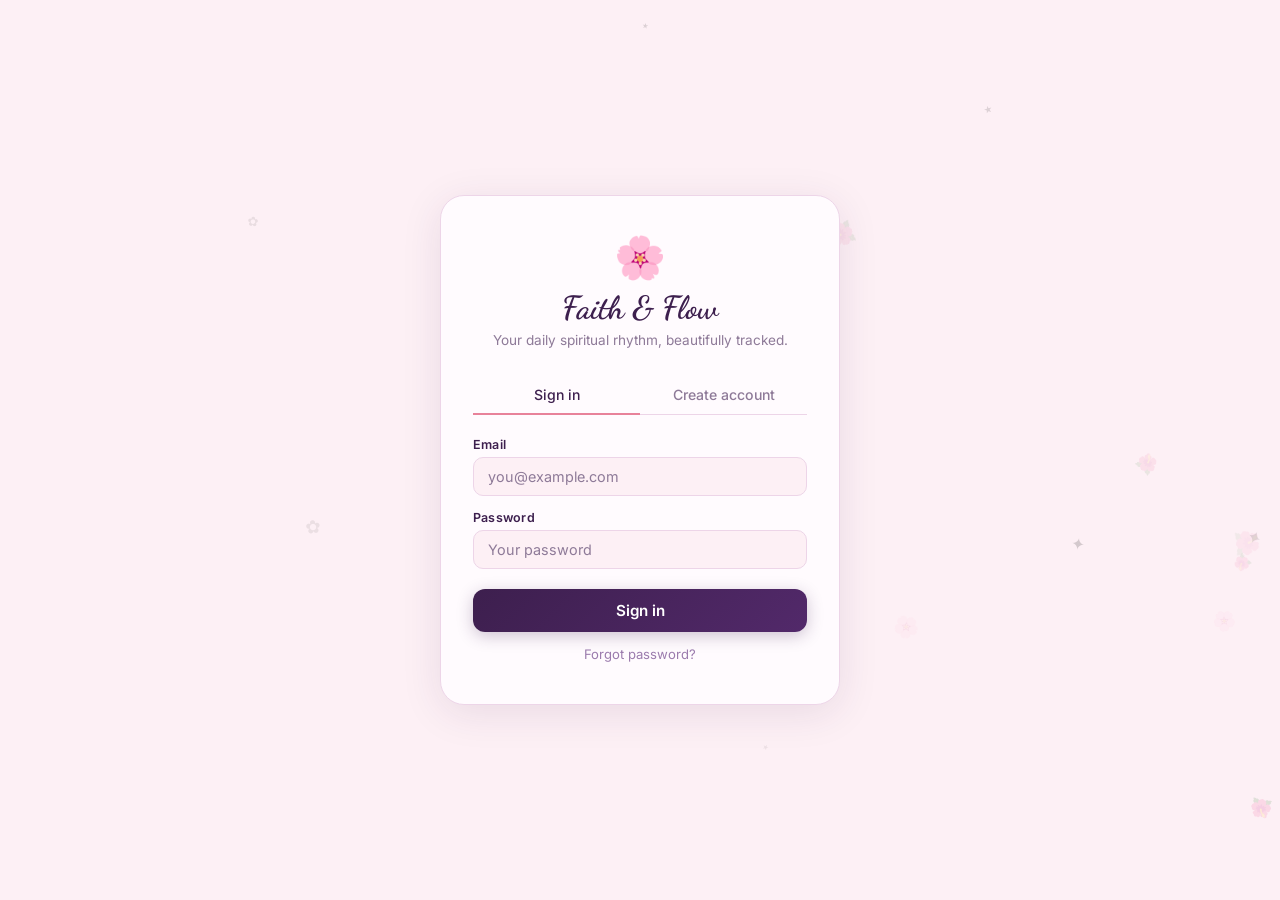
<file: pages/journal.html>
<!DOCTYPE html>
<html lang="en">
<head>
  <meta charset="UTF-8" />
  <meta name="viewport" content="width=device-width, initial-scale=1.0" />
  <title>Faith & Flow — Journal</title>
  <link rel="stylesheet" href="../css/style.css" />
  <style>
    .journal-hero { margin-bottom: 24px; }
    .journal-hero h1 { color: var(--plum); font-size: 1.7rem; }
    .journal-hero p { font-size: .875rem; color: var(--muted); margin-top: 4px; }

    .journal-entry {
      background: var(--white); border: 1px solid var(--border);
      border-radius: 20px; padding: 20px 22px; margin-bottom: 14px;
      position: relative; overflow: hidden; transition: box-shadow .2s, transform .2s;
    }
    .journal-entry::before {
      content: ''; position: absolute; left: 0; top: 0; bottom: 0; width: 4px;
      background: linear-gradient(180deg, var(--lavender), var(--rose));
      border-radius: 4px 0 0 4px;
    }
    .journal-entry:hover { box-shadow: 0 6px 24px rgba(61,31,78,.08); transform: translateY(-1px); }

    .entry-top { display: flex; align-items: center; justify-content: space-between; margin-bottom: 10px; }
    .entry-date {
      font-size: .75rem; font-weight: 600; color: var(--mauve);
      letter-spacing: .04em; text-transform: uppercase;
    }
    .entry-mood {
      font-size: .75rem; color: var(--lavender); background: var(--petal2);
      border-radius: 99px; padding: 2px 10px; border: 1px solid var(--border);
    }
    .entry-gratitude {
      font-size: .93rem; color: var(--ink); line-height: 1.65;
      white-space: pre-wrap;
    }
    .entry-delete {
      position: absolute; top: 14px; right: 14px;
      background: none; border: none; color: var(--muted);
      cursor: pointer; font-size: .8rem; padding: 3px 7px;
      border-radius: 7px; transition: color .15s, background .15s;
    }
    .entry-delete:hover { color: var(--rose); background: var(--petal2); }

    .empty-journal { text-align: center; padding: 60px 20px; }
    .empty-journal .e-emoji { font-size: 2.8rem; display: block; margin-bottom: 14px; }
    .empty-journal p { color: var(--muted); font-size: .875rem; line-height: 1.6; }

    /* filter strip */
    .filter-strip { display: flex; gap: 8px; margin-bottom: 20px; flex-wrap: wrap; }
    .filter-btn {
      background: var(--blush); border: 1.5px solid var(--border);
      border-radius: 99px; padding: 5px 14px;
      font-size: .78rem; cursor: pointer; color: var(--mauve);
      transition: all .15s; font-family: var(--sans);
    }
    .filter-btn.active, .filter-btn:hover {
      background: linear-gradient(135deg, var(--petal), var(--blush2));
      border-color: var(--lavender); color: var(--plum);
    }

    .journal-count {
      font-size: .75rem; color: var(--muted); margin-bottom: 16px; font-style: italic;
    }

    /* Today's entry card */
    .today-card {
      background: linear-gradient(135deg, var(--plum) 0%, var(--plum2) 100%);
      border-radius: 22px; padding: 22px 24px; margin-bottom: 22px;
      box-shadow: 0 8px 32px rgba(61,31,78,.18);
    }
    .today-card-label {
      font-size: .68rem; font-weight: 600; letter-spacing: .1em;
      text-transform: uppercase; color: var(--rose2); margin-bottom: 12px;
      display: flex; align-items: center; gap: 6px;
    }
    .today-card-label::before { content: '✦'; font-size: .7rem; }
    .today-card textarea {
      width: 100%; border: 1.5px solid rgba(255,255,255,.2); border-radius: 12px;
      padding: 12px 14px; font-family: var(--sans); font-size: .9rem;
      color: #F8F0FF; background: rgba(255,255,255,.1); resize: none;
      min-height: 80px; outline: none; line-height: 1.6;
      transition: border-color .2s, background .2s;
    }
    .today-card textarea:focus { border-color: rgba(255,255,255,.4); background: rgba(255,255,255,.15); }
    .today-card textarea::placeholder { color: rgba(240,214,232,.5); }
    .today-card-actions { display: flex; align-items: center; justify-content: space-between; margin-top: 10px; }
    .today-card-saved { font-size: .72rem; color: var(--rose2); opacity: 0; transition: opacity .3s; }
    .btn-save-today {
      background: rgba(255,255,255,.15); border: 1.5px solid rgba(255,255,255,.25);
      border-radius: 10px; padding: 7px 18px; font-family: var(--sans); font-size: .82rem;
      font-weight: 600; color: #F8F0FF; cursor: pointer; transition: all .18s;
    }
    .btn-save-today:hover { background: rgba(255,255,255,.25); }
  </style>
</head>
<body>

<canvas id="petal-canvas"></canvas>

<header class="app-header">
  <a href="dashboard.html" class="logo"><span class="logo-bloom">🌸</span> Faith &amp; Flow</a>
  <nav><ul class="nav-links">
    <li><a href="dashboard.html">Today</a></li>
    <li><a href="bible.html">Bible</a></li>
    <li><a href="books.html">Books</a></li>
    <li><a href="journal.html" class="active">Journal</a></li>
  </ul></nav>
  <div class="header-right">
    <span class="user-name" id="user-name"></span>
    <button class="btn-logout" onclick="Auth.logout()">Sign out</button>
  </div>
</header>

<main class="page-wrap">
  <div class="journal-hero">
    <h1>Gratitude Journal</h1>
    <p>A record of everything your heart has been thankful for 🌸</p>
  </div>

  <!-- Today's gratitude entry -->
  <div class="today-card">
    <div class="today-card-label">Today's Gratitude</div>
    <textarea id="today-text" placeholder="What are you grateful for today? Or just write what's on your heart…" rows="3"></textarea>
    <div class="today-card-actions">
      <span class="today-card-saved" id="save-indicator">✓ Saved</span>
      <button class="btn-save-today" onclick="saveTodayGratitude()">Save 💜</button>
    </div>
  </div>

  <!-- Filter -->
  <div class="filter-strip" id="filter-strip">
    <button class="filter-btn active" data-filter="all" onclick="setFilter('all',this)">All entries</button>
    <button class="filter-btn" data-filter="peaceful" onclick="setFilter('peaceful',this)">☁️ Peaceful</button>
    <button class="filter-btn" data-filter="grateful" onclick="setFilter('grateful',this)">🙏 Grateful</button>
    <button class="filter-btn" data-filter="joyful" onclick="setFilter('joyful',this)">✨ Joyful</button>
    <button class="filter-btn" data-filter="tired" onclick="setFilter('tired',this)">🌙 Tired</button>
    <button class="filter-btn" data-filter="hopeful" onclick="setFilter('hopeful',this)">🌱 Hopeful</button>
  </div>

  <div class="journal-count" id="journal-count"></div>
  <div id="journal-list"></div>
</main>

<script src="../js/auth.js"></script>
<script src="../js/store.js"></script>
<script>
  if (!Auth.requireAuth()) throw '';
  document.getElementById('user-name').textContent = Auth.currentUser().name;

  const TODAY = Store.todayKey();
  let activeFilter = 'all';

  // Prefill today's gratitude
  const todayDay = Store.getDay(TODAY);
  document.getElementById('today-text').value = todayDay.gratitude || '';

  // ── Floating petals ───────────────────────────────
  (function(){
    const canvas = document.getElementById('petal-canvas');
    const ctx = canvas.getContext('2d');
    const petals = [];
    const EMOJIS = ['🌸','🌺','✿','❀','🌷','✦','⋆'];
    function resize(){ canvas.width = window.innerWidth; canvas.height = window.innerHeight; }
    window.addEventListener('resize', resize); resize();
    for (let i = 0; i < 18; i++) {
      petals.push({
        x: Math.random()*window.innerWidth, y: Math.random()*window.innerHeight,
        size: 10+Math.random()*12, speedY: .18+Math.random()*.4,
        speedX: (Math.random()-.5)*.22, rot: Math.random()*Math.PI*2,
        rotSpeed: (Math.random()-.5)*.013, opacity: .1+Math.random()*.2,
        emoji: EMOJIS[Math.floor(Math.random()*EMOJIS.length)],
        wobble: Math.random()*Math.PI*2, wobbleSpeed: .01+Math.random()*.018,
      });
    }
    function draw(){
      ctx.clearRect(0,0,canvas.width,canvas.height);
      petals.forEach(p=>{
        ctx.save(); ctx.globalAlpha=p.opacity;
        ctx.translate(p.x,p.y); ctx.rotate(p.rot);
        ctx.font=`${p.size}px serif`; ctx.textAlign='center'; ctx.textBaseline='middle';
        ctx.fillText(p.emoji,0,0); ctx.restore();
        p.y+=p.speedY; p.x+=p.speedX+Math.sin(p.wobble)*.22;
        p.rot+=p.rotSpeed; p.wobble+=p.wobbleSpeed;
        if(p.y>canvas.height+20){ p.y=-20; p.x=Math.random()*canvas.width; }
        if(p.x<-20) p.x=canvas.width+20;
        if(p.x>canvas.width+20) p.x=-20;
      });
      requestAnimationFrame(draw);
    }
    draw();
  })();

  const MOOD_LABELS = {
    peaceful: '☁️ Peaceful', grateful: '🙏 Grateful', joyful: '✨ Joyful',
    tired: '🌙 Tired', hopeful: '🌱 Hopeful'
  };

  let saveTimer;
  function saveTodayGratitude() {
    const text = document.getElementById('today-text').value;
    Store.setGratitude(TODAY, text);
    const ind = document.getElementById('save-indicator');
    ind.style.opacity = '1';
    setTimeout(() => ind.style.opacity = '0', 1800);
    renderJournal();
  }

  // autosave on typing
  document.getElementById('today-text').addEventListener('input', function() {
    clearTimeout(saveTimer);
    saveTimer = setTimeout(() => saveTodayGratitude(), 800);
  });

  function setFilter(filter, btn) {
    activeFilter = filter;
    document.querySelectorAll('.filter-btn').forEach(b => b.classList.toggle('active', b === btn));
    renderJournal();
  }

  function renderJournal() {
    const days = Store._load('days', {});
    // collect all days with gratitude text
    let entries = Object.entries(days)
      .filter(([k, v]) => v.gratitude && v.gratitude.trim())
      .map(([k, v]) => ({ date: k, gratitude: v.gratitude.trim(), mood: v.mood || '' }))
      .sort((a, b) => b.date.localeCompare(a.date));

    if (activeFilter !== 'all') {
      entries = entries.filter(e => e.mood === activeFilter);
    }

    const list = document.getElementById('journal-list');
    const count = document.getElementById('journal-count');

    count.textContent = entries.length
      ? `${entries.length} ${entries.length === 1 ? 'entry' : 'entries'}${activeFilter !== 'all' ? ` — ${MOOD_LABELS[activeFilter]}` : ''}`
      : '';

    if (!entries.length) {
      list.innerHTML = `<div class="empty-journal">
        <span class="e-emoji">📖</span>
        <p>${activeFilter !== 'all'
          ? `No entries with that mood yet.<br>Try a different filter or start writing today!`
          : `No gratitude entries yet.<br>Start by writing what's on your heart today 💜`
        }</p>
      </div>`;
      return;
    }

    list.innerHTML = entries.map((e, i) => {
      const d = new Date(e.date);
      const dateStr = d.toLocaleDateString('en-GB', { weekday:'long', day:'numeric', month:'long', year:'numeric' });
      const isToday = e.date === TODAY;
      return `<div class="journal-entry">
        <div class="entry-top">
          <div class="entry-date">${isToday ? '✨ Today · ' : ''}${dateStr}</div>
          ${e.mood ? `<span class="entry-mood">${MOOD_LABELS[e.mood] || e.mood}</span>` : ''}
        </div>
        <div class="entry-gratitude">${escHtml(e.gratitude)}</div>
        ${isToday ? '' : `<button class="entry-delete" onclick="deleteEntry('${e.date}')" title="Delete this entry">✕</button>`}
      </div>`;
    }).join('');
  }

  function escHtml(t) {
    return String(t).replace(/&/g,'&amp;').replace(/</g,'&lt;').replace(/>/g,'&gt;');
  }

  function deleteEntry(dateKey) {
    if (!confirm('Delete this journal entry?')) return;
    Store.saveDay(dateKey, { gratitude: '' });
    renderJournal();
  }

  renderJournal();
</script>
</body>
</html>
</file>
<file: css/style.css>
@import url('https://fonts.googleapis.com/css2?family=Playfair+Display:ital,wght@0,400;0,600;0,700;1,400;1,600&family=Inter:wght@300;400;500;600&family=Dancing+Script:wght@600;700&display=swap');

/* ── Tokens ─────────────────────────────────────────── */
:root {
  --blush:     #FDF0F5;
  --blush2:    #FBE8F3;
  --plum:      #3D1F4E;
  --plum2:     #52296A;
  --rose:      #E8829A;
  --rose2:     #F4A0B5;
  --lavender:  #C4A8E0;
  --lavender2: #D8C4F0;
  --mauve:     #9B7BAD;
  --petal:     #F0D6E8;
  --petal2:    #FAE8F4;
  --white:     #FFFBFE;
  --ink:       #2A1535;
  --muted:     #8E7A98;
  --border:    #EDD5E8;
  --success:   #7BBEA0;
  --gold:      #D4A853;
  --serif:     'Playfair Display', Georgia, serif;
  --sans:      'Inter', system-ui, sans-serif;
  --script:    'Dancing Script', cursive;
}
@media (prefers-color-scheme: dark) {
  :root:not([data-theme="light"]) {
    --blush:#1A0D22; --blush2:#220F2E; --plum:#E0C6F0; --plum2:#CEACEC;
    --rose:#E8829A; --rose2:#F4A0B5; --lavender:#C4A8E0; --lavender2:#D8C4F0;
    --mauve:#B09ABE; --petal:#2D1840; --petal2:#381A4C; --white:#201030;
    --ink:#F0E4F8; --muted:#A890B8; --border:#4A2860; --gold:#E4C070;
    color-scheme: dark;
  }
}
:root[data-theme="dark"] {
  --blush:#1A0D22; --blush2:#220F2E; --plum:#E0C6F0; --plum2:#CEACEC;
  --rose:#E8829A; --rose2:#F4A0B5; --lavender:#C4A8E0; --lavender2:#D8C4F0;
  --mauve:#B09ABE; --petal:#2D1840; --petal2:#381A4C; --white:#201030;
  --ink:#F0E4F8; --muted:#A890B8; --border:#4A2860; --gold:#E4C070;
  color-scheme: dark;
}

*, *::before, *::after { box-sizing: border-box; margin: 0; padding: 0; }
html, body { height: 100%; }
body {
  font-family: var(--sans);
  background: var(--blush);
  color: var(--ink);
  min-height: 100vh;
  overflow-x: hidden;
}
h1,h2,h3 { font-family: var(--serif); line-height: 1.25; }

/* ── Petal canvas ─────────────────────────────────── */
#petal-canvas {
  position: fixed; inset: 0;
  pointer-events: none; z-index: 0; opacity: .55;
}

/* ── Header / nav ─────────────────────────────────── */
.app-header {
  background: rgba(255,251,254,.88);
  backdrop-filter: blur(16px);
  -webkit-backdrop-filter: blur(16px);
  border-bottom: 1px solid var(--border);
  padding: 0 20px; height: 58px;
  display: flex; align-items: center; justify-content: space-between;
  position: sticky; top: env(safe-area-inset-top,0px); z-index: 50;
}
@media (prefers-color-scheme: dark) {
  :root:not([data-theme="light"]) .app-header { background: rgba(26,13,34,.88); }
}
:root[data-theme="dark"] .app-header { background: rgba(26,13,34,.88); }

.logo {
  font-family: var(--script); font-size: 1.4rem; color: var(--plum);
  text-decoration: none; display: flex; align-items: center; gap: 6px;
}
.logo-bloom { display: inline-block; animation: spin-slow 8s linear infinite; }
@keyframes spin-slow { to { transform: rotate(360deg); } }

.nav-links { display: flex; gap: 2px; list-style: none; }
.nav-links a {
  display: block; padding: 6px 16px; border-radius: 20px;
  font-family: var(--sans); font-size: .84rem; font-weight: 500;
  color: var(--mauve); text-decoration: none;
  transition: background .18s, color .18s, transform .1s;
}
.nav-links a:hover { background: var(--petal); color: var(--plum); transform: scale(1.04); }
.nav-links a.active {
  background: linear-gradient(135deg, var(--lavender2), var(--petal));
  color: var(--plum); box-shadow: 0 2px 12px rgba(196,168,224,.3);
}

.header-right { display: flex; align-items: center; gap: 10px; }
.user-name { font-size: .8rem; color: var(--muted); }
.btn-logout {
  background: none; border: 1.5px solid var(--border); border-radius: 8px;
  padding: 5px 12px; font-family: var(--sans); font-size: .78rem;
  color: var(--mauve); cursor: pointer; transition: all .18s;
}
.btn-logout:hover { border-color: var(--rose); color: var(--rose); }

/* ── Page wrap ────────────────────────────────────── */
.page-wrap {
  max-width: 820px; margin: 0 auto;
  padding: 28px 20px 80px; width: 100%;
  position: relative; z-index: 1;
}

/* ── Auth page ────────────────────────────────────── */
.auth-page {
  min-height: 100vh; display: flex; align-items: center;
  justify-content: center; padding: 20px;
  position: relative; z-index: 1;
}
.auth-card {
  background: var(--white); border: 1px solid var(--border);
  border-radius: 24px; padding: 36px 32px;
  width: 100%; max-width: 400px;
  box-shadow: 0 8px 40px rgba(61,31,78,.1);
}
.auth-logo { text-align: center; margin-bottom: 28px; }
.auth-logo .flower { font-size: 2.6rem; display: inline-block; animation: spin-slow 10s linear infinite; }
.auth-logo h1 { font-family: var(--script); font-size: 2rem; color: var(--plum); margin-top: 6px; }
.auth-logo p { font-size: .85rem; color: var(--muted); margin-top: 4px; }

.auth-tabs { display: flex; border-bottom: 1.5px solid var(--border); margin-bottom: 22px; }
.auth-tab {
  flex: 1; background: none; border: none; padding: 10px;
  font-family: var(--sans); font-size: .88rem; font-weight: 500;
  color: var(--muted); cursor: pointer;
  border-bottom: 2.5px solid transparent; margin-bottom: -1.5px;
  transition: color .18s, border-color .18s;
}
.auth-tab.active { color: var(--plum); border-bottom-color: var(--rose); }

.auth-error {
  background: #FDE8ED; color: #C0304A; border-radius: 8px;
  padding: 9px 12px; font-size: .82rem; margin-bottom: 16px;
  display: none;
}
.auth-error.show { display: block; }

.form-field { margin-bottom: 14px; }
.form-field label { display: block; font-size: .78rem; font-weight: 600; color: var(--plum); margin-bottom: 5px; letter-spacing: .02em; }
.form-field input {
  width: 100%; border: 1.5px solid var(--border); border-radius: 10px;
  padding: 10px 14px; font-family: var(--sans); font-size: .9rem;
  color: var(--ink); background: var(--blush);
  outline: none; transition: border-color .2s, box-shadow .2s;
}
.form-field input:focus { border-color: var(--lavender); box-shadow: 0 0 0 3px rgba(196,168,224,.15); background: var(--white); }
.form-field input::placeholder { color: var(--muted); }

.btn-primary {
  width: 100%; background: linear-gradient(135deg, var(--plum), var(--plum2));
  border: none; border-radius: 12px; padding: 12px;
  font-family: var(--sans); font-size: .95rem; font-weight: 600;
  color: white; cursor: pointer; margin-top: 6px;
  transition: all .2s; box-shadow: 0 4px 16px rgba(61,31,78,.25);
}
.btn-primary:hover { box-shadow: 0 6px 22px rgba(61,31,78,.35); transform: translateY(-1px); }

/* ── Dashboard hero ──────────────────────────────── */
.hero {
  text-align: center; padding: 32px 12px 24px;
  position: relative; overflow: hidden;
}
.hero-script {
  font-family: var(--script); font-size: clamp(2rem,6vw,2.8rem);
  color: var(--plum); line-height: 1.2; margin-bottom: 6px;
}
.hero-date {
  font-size: .78rem; color: var(--muted);
  letter-spacing: .06em; text-transform: uppercase;
}
.hero-sparkles { position: absolute; inset: 0; pointer-events: none; overflow: hidden; }
.spark {
  position: absolute; animation: sparkle-float var(--dur,3s) ease-in-out infinite var(--del,0s);
  opacity: 0;
}
@keyframes sparkle-float {
  0%   { opacity:0; transform:translateY(0) scale(.6) rotate(0deg); }
  30%  { opacity:1; }
  70%  { opacity:.7; }
  100% { opacity:0; transform:translateY(-60px) scale(1.1) rotate(20deg); }
}

/* ── Verse card ──────────────────────────────────── */
.verse-card {
  background: linear-gradient(135deg, var(--plum) 0%, var(--plum2) 100%);
  border-radius: 22px; padding: 22px 24px; margin-bottom: 18px;
  position: relative; overflow: hidden;
  box-shadow: 0 8px 32px rgba(61,31,78,.18);
}
.verse-card::before {
  content: '"'; position: absolute; top: -20px; left: 12px;
  font-family: var(--serif); font-size: 9rem;
  color: rgba(255,255,255,.06); line-height: 1;
}
.verse-tag {
  font-size: .68rem; font-weight: 600; letter-spacing: .1em;
  text-transform: uppercase; color: var(--rose2); margin-bottom: 10px;
  display: flex; align-items: center; gap: 6px;
}
.verse-tag::before { content: '✦'; font-size: .7rem; }
.verse-text {
  font-family: var(--serif); font-style: italic; font-size: 1.05rem;
  color: #F8F0FF; line-height: 1.65; margin-bottom: 10px;
  position: relative; z-index: 1;
}
.verse-ref { font-size: .75rem; color: var(--lavender); font-weight: 500; }

/* ── Rings strip ─────────────────────────────────── */
.rings-strip {
  display: grid; grid-template-columns: repeat(3,1fr);
  gap: 12px; margin-bottom: 18px;
}
.ring-tile {
  background: var(--white); border: 1px solid var(--border);
  border-radius: 20px; padding: 18px 10px 14px;
  display: flex; flex-direction: column; align-items: center; gap: 8px;
  position: relative; overflow: hidden;
  transition: box-shadow .2s, transform .2s;
}
.ring-tile:hover { box-shadow: 0 4px 20px rgba(196,168,224,.25); transform: translateY(-2px); }
.ring-wrap { position: relative; width: 66px; height: 66px; }
.ring-wrap svg { position: absolute; inset: 0; transform: rotate(-90deg); }
.ring-val {
  position: absolute; inset: 0;
  display: flex; align-items: center; justify-content: center;
  font-family: var(--serif); font-size: 1.15rem; font-weight: 600; color: var(--plum);
}
.ring-lbl { font-size: .68rem; color: var(--muted); text-align: center; }
.ring-shimmer {
  position: absolute; inset: 0; border-radius: 20px;
  background: linear-gradient(135deg, transparent 40%, rgba(255,255,255,.12) 60%, transparent 80%);
  background-size: 200% 200%; animation: shimmer 3s ease infinite; pointer-events: none;
}
@keyframes shimmer { 0% { background-position:200% 0; } 100% { background-position:-200% 0; } }

/* ── Panel ───────────────────────────────────────── */
.panel {
  background: var(--white); border: 1px solid var(--border);
  border-radius: 22px; padding: 22px; margin-bottom: 16px;
  position: relative; overflow: hidden; transition: box-shadow .2s;
}
.panel:hover { box-shadow: 0 4px 24px rgba(61,31,78,.06); }
.panel-header {
  display: flex; align-items: center;
  justify-content: space-between; margin-bottom: 18px;
}
.panel-title { font-family: var(--serif); font-size: 1.1rem; color: var(--plum); }
.panel-badge {
  font-size: .7rem; font-weight: 600; padding: 3px 10px;
  border-radius: 99px; background: var(--petal); color: var(--mauve);
  transition: all .3s;
}
.panel-badge.full { background: linear-gradient(135deg,var(--lavender),var(--rose)); color: white; }

/* ── Task rows ───────────────────────────────────── */
.task-row {
  display: flex; align-items: flex-start; gap: 14px;
  padding: 14px 0; border-bottom: 1px solid var(--blush2);
  position: relative;
}
.task-row:last-child { border-bottom: none; padding-bottom: 0; }
.task-row::before {
  content: ''; position: absolute; left: 0; right: 0; top: 0; bottom: 0;
  border-radius: 12px;
  background: linear-gradient(90deg, var(--petal2), transparent);
  opacity: 0; transition: opacity .3s; pointer-events: none;
}
.task-row.completed::before { opacity: 1; }

.tick {
  width: 30px; height: 30px; border-radius: 50%;
  border: 2px solid var(--lavender); background: transparent;
  cursor: pointer; flex-shrink: 0;
  display: flex; align-items: center; justify-content: center;
  font-size: 13px; color: transparent;
  transition: all .2s; margin-top: 1px;
}
.tick.done {
  background: linear-gradient(135deg, var(--lavender), var(--rose));
  border-color: transparent; color: white;
  box-shadow: 0 2px 12px rgba(196,168,224,.5);
}
.tick:hover:not(.done) { border-color: var(--rose); transform: scale(1.1); }

@keyframes bloom {
  0%   { transform:scale(1); }
  30%  { transform:scale(1.5) rotate(10deg); }
  60%  { transform:scale(.88) rotate(-5deg); }
  100% { transform:scale(1) rotate(0); }
}
@keyframes burst {
  0%   { box-shadow:0 0 0 0 rgba(232,130,154,.6); }
  70%  { box-shadow:0 0 0 14px rgba(232,130,154,0); }
  100% { box-shadow:0 0 0 0 rgba(232,130,154,0); }
}
.tick.pop { animation: bloom .4s ease, burst .4s ease; }

.task-body { flex: 1; min-width: 0; }
.task-label { font-size: .93rem; font-weight: 500; color: var(--ink); transition: color .2s; }
.task-label.done { color: var(--muted); text-decoration: line-through; }
.task-sub { font-size: .75rem; color: var(--mauve); margin-top: 3px; }
.task-sub a { color: var(--lavender); text-decoration: none; }
.task-sub a:hover { text-decoration: underline; }

.sermon-input {
  width: 100%; border: 1.5px solid var(--border); border-radius: 10px;
  padding: 8px 12px; margin-top: 8px;
  font-family: var(--sans); font-size: .84rem;
  color: var(--ink); background: var(--blush); outline: none;
  transition: border-color .2s, box-shadow .2s;
}
.sermon-input:focus { border-color: var(--lavender); box-shadow: 0 0 0 3px rgba(196,168,224,.15); background: var(--white); }
.sermon-input::placeholder { color: var(--muted); }

/* ── Week strip ──────────────────────────────────── */
.week-strip { display: grid; grid-template-columns: repeat(7,1fr); gap: 6px; }
.day-dot { display: flex; flex-direction: column; align-items: center; gap: 4px; }
.day-circle {
  width: 32px; height: 32px; border-radius: 50%;
  display: flex; align-items: center; justify-content: center;
  font-size: .72rem; font-weight: 600;
  border: 1.5px solid var(--border); background: var(--white); color: var(--muted);
  transition: all .2s;
}
.day-circle.today { border-color: var(--rose); color: var(--plum); font-weight: 700; }
.day-circle.done {
  background: linear-gradient(135deg,var(--lavender),var(--rose));
  border-color: transparent; color: white;
  box-shadow: 0 2px 8px rgba(196,168,224,.4);
}
.day-circle.partial { background: var(--petal2); border-color: var(--lavender); color: var(--plum); }
.day-name { font-size: .6rem; color: var(--muted); letter-spacing: .02em; }

/* ── Mood panel ──────────────────────────────────── */
.mood-row { display: flex; gap: 8px; flex-wrap: wrap; margin-bottom: 14px; }
.mood-btn {
  background: var(--blush); border: 1.5px solid var(--border);
  border-radius: 99px; padding: 6px 14px;
  font-size: .82rem; cursor: pointer; color: var(--mauve);
  transition: all .18s; display: flex; align-items: center; gap: 5px;
  font-family: var(--sans);
}
.mood-btn:hover, .mood-btn.active {
  background: linear-gradient(135deg, var(--petal), var(--blush2));
  border-color: var(--lavender); color: var(--plum);
  box-shadow: 0 2px 8px rgba(196,168,224,.25); transform: translateY(-1px);
}
.gratitude-input {
  width: 100%; border: 1.5px solid var(--border); border-radius: 12px;
  padding: 10px 14px; font-family: var(--sans); font-size: .875rem;
  color: var(--ink); background: var(--blush); outline: none; resize: none;
  transition: border-color .2s, box-shadow .2s; min-height: 70px; line-height: 1.55;
}
.gratitude-input:focus { border-color: var(--lavender); box-shadow: 0 0 0 3px rgba(196,168,224,.12); background: var(--white); }
.gratitude-input::placeholder { color: var(--muted); }

/* ── Book summary (dashboard) ────────────────────── */
.book-summary-card {
  background: linear-gradient(135deg, var(--petal2), var(--blush2));
  border: 1px solid var(--border); border-radius: 16px; padding: 16px 18px;
}
.book-week-bar { height: 6px; background: var(--border); border-radius: 99px; overflow: hidden; margin: 10px 0 4px; }
.book-week-fill {
  height: 100%;
  background: linear-gradient(90deg,var(--lavender),var(--rose));
  border-radius: 99px;
  transition: width .5s cubic-bezier(.34,1.56,.64,1);
}

/* ── Bible page ──────────────────────────────────── */
.bible-hero { margin-bottom: 24px; }
.bible-hero h1 { color: var(--plum); font-size: 1.7rem; }
.progress-info { font-size: .84rem; color: var(--muted); margin-top: 4px; }
.prog-bar { height: 8px; background: var(--border); border-radius: 99px; margin-top: 10px; overflow: hidden; }
.prog-fill {
  height: 100%;
  background: linear-gradient(90deg, var(--lavender), var(--rose));
  border-radius: 99px; transition: width .6s ease;
  position: relative; overflow: hidden;
}
.prog-fill::after {
  content: ''; position: absolute; inset: 0;
  background: linear-gradient(90deg, transparent 30%, rgba(255,255,255,.35) 60%, transparent 90%);
  animation: shine 2.2s linear infinite;
}
@keyframes shine { from { transform:translateX(-100%); } to { transform:translateX(200%); } }

.testament-label {
  font-size: .7rem; font-weight: 600; letter-spacing: .07em;
  color: var(--mauve); text-transform: uppercase;
  margin: 22px 0 10px; padding-bottom: 6px;
  border-bottom: 1px solid var(--border);
}
.book-accordion {
  background: var(--white); border: 1px solid var(--border);
  border-radius: 14px; margin-bottom: 6px; overflow: hidden;
  transition: box-shadow .2s;
}
.book-accordion:hover { box-shadow: 0 2px 12px rgba(61,31,78,.06); }
.book-head {
  display: flex; align-items: center; gap: 10px;
  padding: 13px 16px; cursor: pointer; user-select: none;
  transition: background .15s;
}
.book-head:hover { background: var(--blush); }
.book-name { flex: 1; font-size: .9rem; font-weight: 500; color: var(--plum); }
.book-progress { font-size: .73rem; color: var(--muted); white-space: nowrap; }
.mini-bar { width: 52px; height: 4px; background: var(--border); border-radius: 99px; overflow: hidden; }
.mini-fill { height: 100%; background: linear-gradient(90deg,var(--lavender),var(--rose)); border-radius: 99px; transition: width .4s; }
.chevron { color: var(--mauve); font-size: 11px; transition: transform .25s; }
.book-accordion.open .chevron { transform: rotate(180deg); }

.chapter-grid {
  display: flex; flex-wrap: wrap; gap: 6px;
  padding: 6px 14px 14px;
  border-top: 1px solid var(--blush2); background: var(--blush);
}
.ch-btn {
  width: 34px; height: 34px; border-radius: 8px;
  border: 1.5px solid var(--border); background: var(--white);
  font-family: var(--sans); font-size: .72rem; color: var(--mauve);
  cursor: pointer; display: flex; align-items: center; justify-content: center;
  transition: all .15s; position: relative;
}
.ch-btn:hover { border-color: var(--lavender); color: var(--plum); transform: scale(1.1); box-shadow: 0 2px 8px rgba(196,168,224,.3); }
.ch-btn.read {
  background: linear-gradient(135deg, var(--lavender), var(--rose));
  border-color: transparent; color: white;
  box-shadow: 0 2px 6px rgba(196,168,224,.35);
}
.ch-btn.has-note::after {
  content: ''; position: absolute; bottom: 2px; right: 2px;
  width: 6px; height: 6px; border-radius: 50%;
  background: var(--gold); box-shadow: 0 0 4px var(--gold);
}
.weekly-note { font-size: .7rem; color: var(--muted); margin-top: 6px; font-style: italic; }

/* ── Reflection modal ────────────────────────────── */
.modal-overlay {
  position: fixed; inset: 0;
  background: rgba(41,15,55,.5); backdrop-filter: blur(8px);
  display: flex; align-items: center; justify-content: center;
  padding: 16px; opacity: 0; pointer-events: none;
  transition: opacity .25s; z-index: 200;
}
.modal-overlay.show { opacity: 1; pointer-events: all; }
.modal {
  background: var(--white); border-radius: 24px; padding: 28px;
  width: 100%; max-width: 500px;
  transform: translateY(20px) scale(.97);
  transition: transform .28s cubic-bezier(.34,1.56,.64,1);
  box-shadow: 0 20px 60px rgba(61,31,78,.2); border: 1px solid var(--border);
}
.modal-overlay.show .modal { transform: translateY(0) scale(1); }
.modal h3 { font-size: 1.15rem; color: var(--plum); margin-bottom: 4px; }
.modal-sub { font-size: .75rem; color: var(--muted); margin-bottom: 16px; }
.modal textarea {
  width: 100%; min-height: 130px;
  border: 1.5px solid var(--border); border-radius: 12px;
  padding: 12px 14px; font-family: var(--sans); font-size: .875rem;
  color: var(--ink); background: var(--blush); resize: vertical;
  outline: none; line-height: 1.65; transition: border-color .2s, box-shadow .2s;
}
.modal textarea:focus { border-color: var(--lavender); box-shadow: 0 0 0 3px rgba(196,168,224,.12); background: var(--white); }
.modal textarea::placeholder { color: var(--muted); }
.modal-actions { display: flex; justify-content: flex-end; gap: 10px; margin-top: 16px; }
.btn-ghost {
  background: none; border: 1.5px solid var(--border); border-radius: 10px;
  padding: 8px 16px; font-family: var(--sans); font-size: .85rem;
  color: var(--mauve); cursor: pointer; transition: all .18s;
}
.btn-ghost:hover { border-color: var(--mauve); }
.btn-save {
  background: linear-gradient(135deg, var(--plum), var(--plum2)); border: none;
  border-radius: 10px; padding: 8px 20px; font-family: var(--sans); font-size: .85rem;
  color: white; cursor: pointer; transition: all .18s;
  box-shadow: 0 4px 14px rgba(61,31,78,.25);
}
.btn-save:hover { box-shadow: 0 6px 20px rgba(61,31,78,.35); transform: translateY(-1px); }

/* ── Books page ──────────────────────────────────── */
.books-wrap { }
.add-book-form { display: flex; gap: 10px; margin-bottom: 20px; }
.add-book-form input {
  flex: 1; border: 1.5px solid var(--border); border-radius: 12px;
  padding: 10px 14px; font-family: var(--sans); font-size: .9rem;
  color: var(--ink); background: var(--white); outline: none;
  transition: border-color .2s, box-shadow .2s;
}
.add-book-form input:focus { border-color: var(--lavender); box-shadow: 0 0 0 3px rgba(196,168,224,.12); }
.add-book-form input::placeholder { color: var(--muted); }
.btn-add {
  background: linear-gradient(135deg, var(--rose), #D4607A);
  border: none; border-radius: 12px; padding: 10px 20px;
  font-family: var(--sans); font-size: .9rem; font-weight: 500;
  color: white; cursor: pointer; white-space: nowrap;
  transition: all .18s; box-shadow: 0 4px 14px rgba(232,130,154,.3);
}
.btn-add:hover { box-shadow: 0 6px 20px rgba(232,130,154,.4); transform: translateY(-1px); }

.book-card {
  background: var(--white); border: 1px solid var(--border);
  border-radius: 20px; padding: 20px; margin-bottom: 12px;
  transition: box-shadow .2s, transform .2s;
  position: relative; overflow: hidden;
}
.book-card::before {
  content: ''; position: absolute; left: 0; top: 0; bottom: 0; width: 4px;
  background: linear-gradient(180deg, var(--lavender), var(--rose));
  border-radius: 4px 0 0 4px;
}
.book-card:hover { box-shadow: 0 6px 24px rgba(61,31,78,.09); transform: translateY(-1px); }
.book-card.completed { opacity: .65; }
.book-card.completed::before { background: var(--success); }
.book-card-top { display: flex; align-items: flex-start; justify-content: space-between; gap: 10px; margin-bottom: 14px; }
.book-card-title { font-family: var(--serif); font-size: 1.05rem; color: var(--plum); font-weight: 600; }
.book-card.completed .book-card-title { text-decoration: line-through; }
.badge-done {
  background: linear-gradient(135deg,#D8F3E8,#C0EDDB); color: #2A7A52;
  font-size: .68rem; font-weight: 700; padding: 3px 10px;
  border-radius: 99px; white-space: nowrap;
}
.chapters-row { display: flex; align-items: center; gap: 10px; }
.mini-bar-book { flex: 1; height: 6px; background: var(--border); border-radius: 99px; overflow: hidden; }
.mini-fill-book {
  height: 100%; background: linear-gradient(90deg,var(--lavender),var(--rose));
  border-radius: 99px; transition: width .5s cubic-bezier(.34,1.56,.64,1);
}
.chapters-label { font-size: .73rem; color: var(--muted); white-space: nowrap; }
.chapter-controls { display: flex; gap: 8px; flex-wrap: wrap; margin-top: 14px; }
.btn-sm {
  background: none; border: 1.5px solid var(--border); border-radius: 99px;
  padding: 5px 13px; font-family: var(--sans); font-size: .75rem;
  color: var(--mauve); cursor: pointer; transition: all .15s;
}
.btn-sm:hover { border-color: var(--rose); color: var(--rose); background: var(--petal2); }
.done-btn { border-color: var(--success); color: var(--success); }
.done-btn:hover { background: var(--success); color: white; border-color: var(--success); }

/* ── Confetti ─────────────────────────────────────── */
.confetti-piece {
  position: fixed; pointer-events: none; z-index: 999;
  border-radius: 2px; animation: confetti-fall 1.2s ease-in forwards;
}
@keyframes confetti-fall {
  0%   { transform:translateY(-20px) rotate(0); opacity:1; }
  100% { transform:translateY(100vh) rotate(720deg); opacity:0; }
}

/* ── Responsive ──────────────────────────────────── */
@media (max-width: 500px) {
  .rings-strip { gap: 8px; }
  .ring-wrap { width: 54px; height: 54px; }
  .ring-val { font-size: .95rem; }
  .week-strip { gap: 3px; }
  .day-circle { width: 28px; height: 28px; font-size: .62rem; }
  .mood-btn { padding: 5px 10px; font-size: .78rem; }
}
</file>
